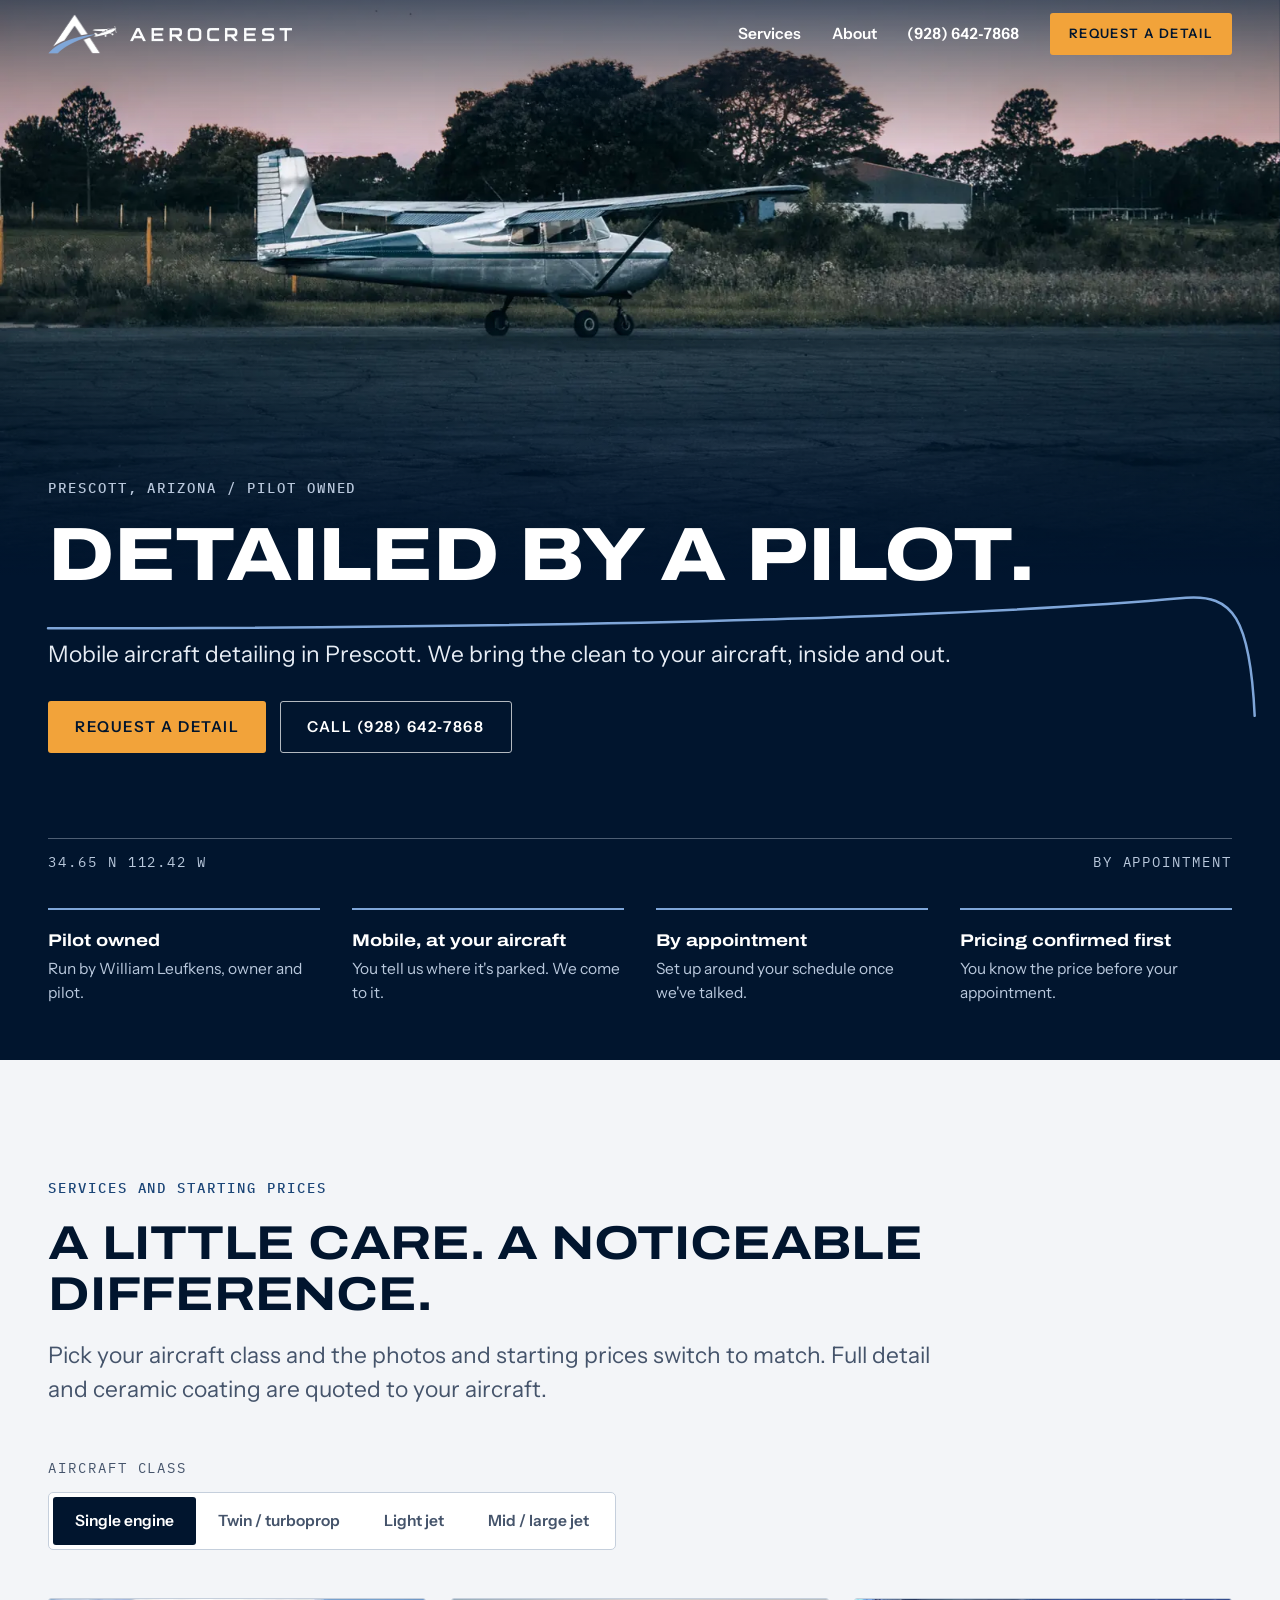
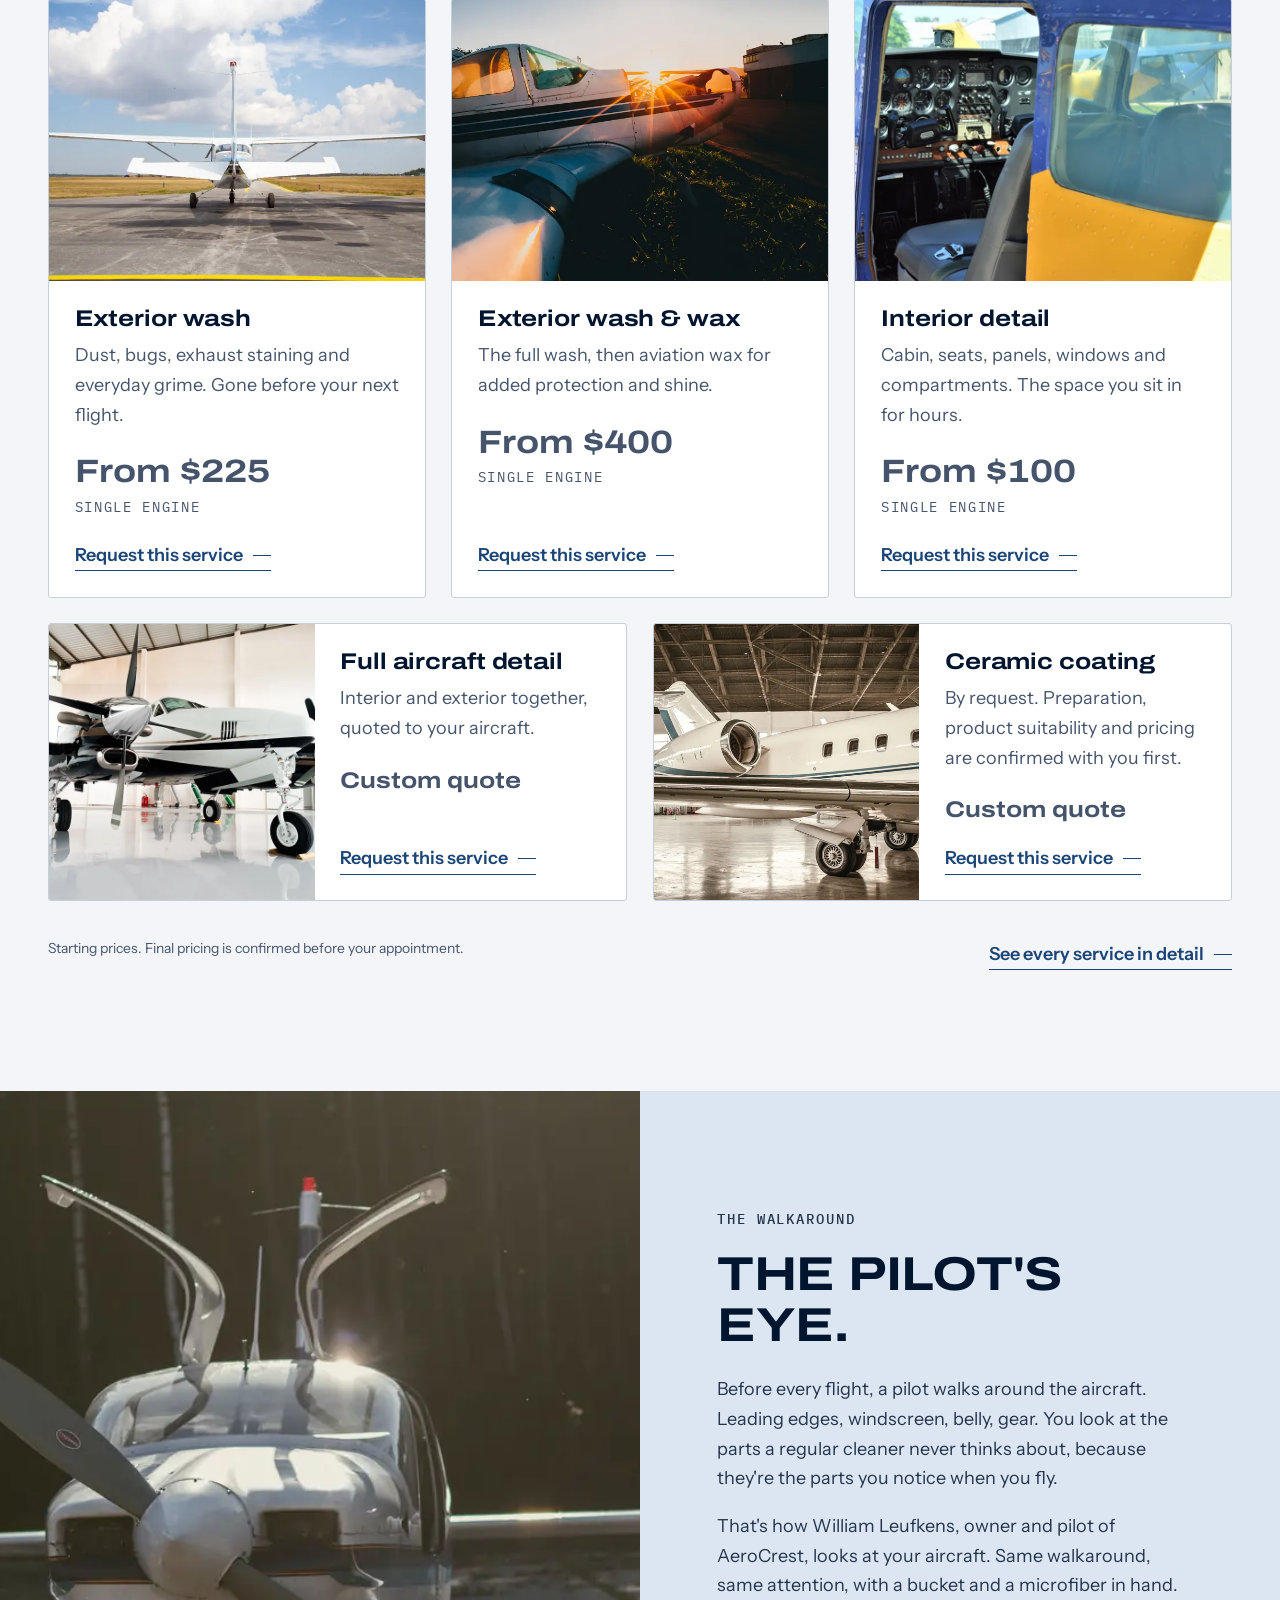
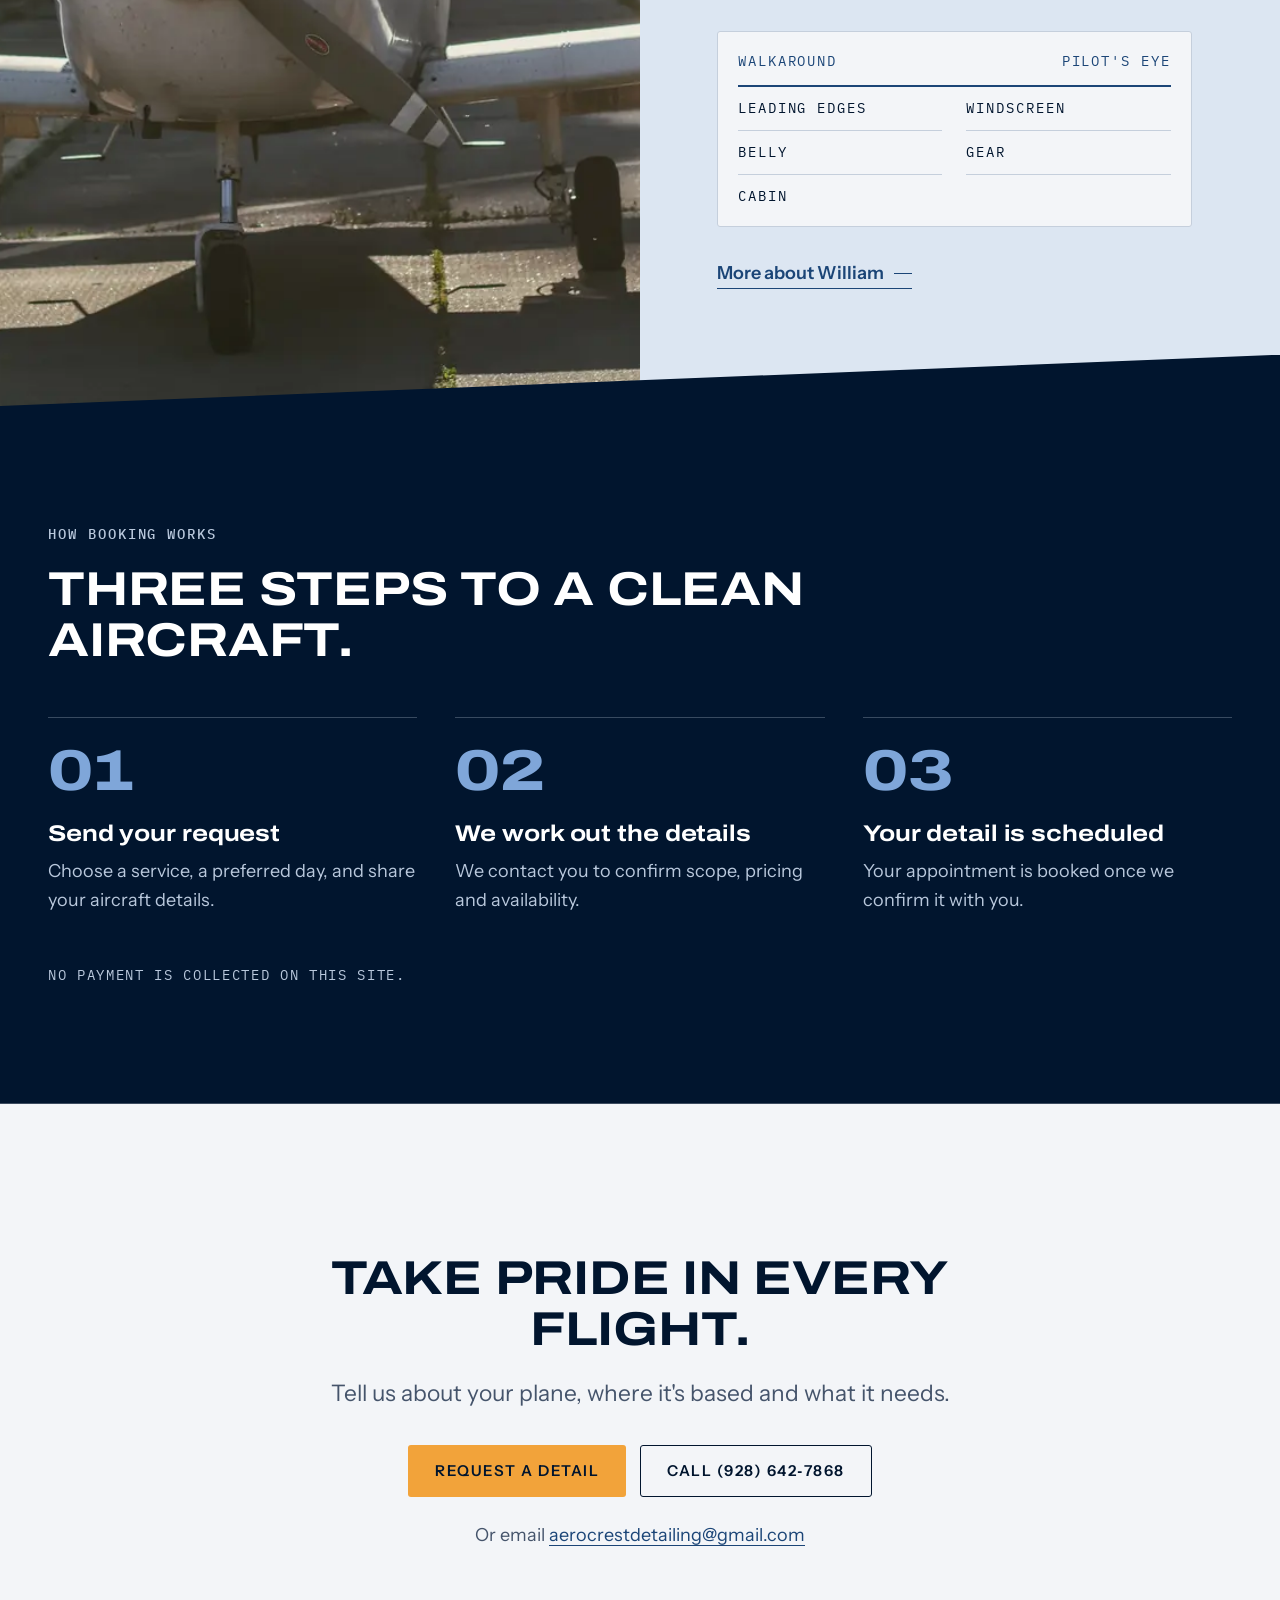
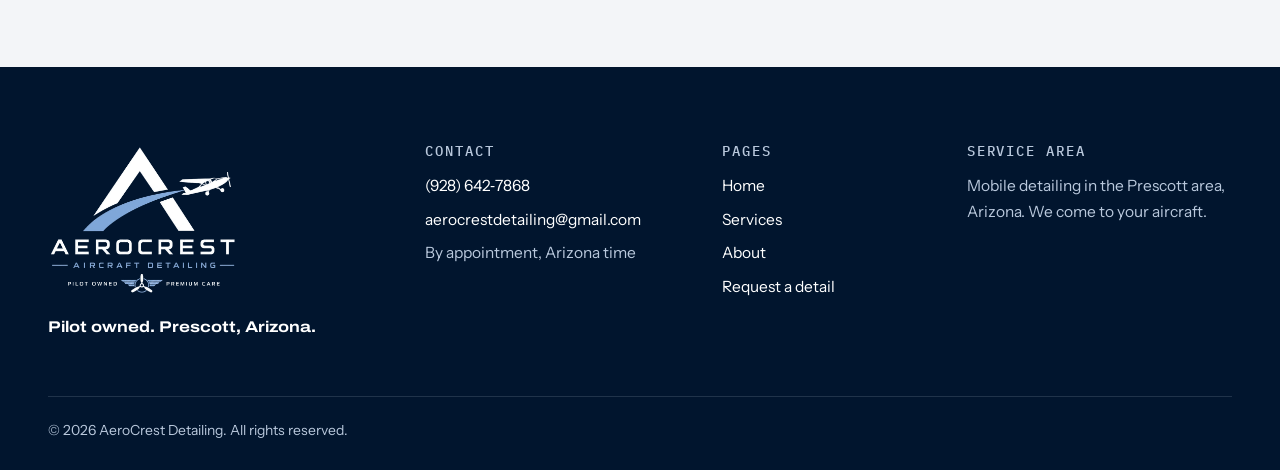
<file: index.html>
<!DOCTYPE html>
<html lang="en-US">
<head>
  <meta charset="utf-8">
  <meta name="viewport" content="width=device-width, initial-scale=1">
  <title>AeroCrest Detailing | Aircraft Detailing in Prescott</title>
  <meta name="description" content="Pilot-owned mobile aircraft detailing in Prescott, Arizona. Request an exterior wash and wax, interior detail, or full aircraft detail.">
  <meta name="theme-color" content="#01152E">
  <!-- Canonical and og:url stay out until the final domain is confirmed. -->
  <meta property="og:type" content="website">
  <meta property="og:site_name" content="AeroCrest Detailing">
  <meta property="og:title" content="AeroCrest Detailing | Aircraft Detailing in Prescott">
  <meta property="og:description" content="Pilot-owned mobile aircraft detailing in Prescott, Arizona. We come to your aircraft.">
  <meta property="og:image" content="images/og-aerocrest-detailing.jpg">
  <meta property="og:image:width" content="1200">
  <meta property="og:image:height" content="630">
  <meta property="og:image:alt" content="A polished high-wing single-engine aircraft parked on a ramp at dusk.">
  <meta name="twitter:card" content="summary_large_image">
  <meta name="twitter:title" content="AeroCrest Detailing | Aircraft Detailing in Prescott">
  <meta name="twitter:description" content="Pilot-owned mobile aircraft detailing in Prescott, Arizona. We come to your aircraft.">
  <meta name="twitter:image" content="images/og-aerocrest-detailing.jpg">
  <link rel="icon" href="images/favicon.ico" sizes="48x48">
  <link rel="icon" href="images/favicon-32.png" type="image/png" sizes="32x32">
  <link rel="apple-touch-icon" href="images/apple-touch-icon.png">
  <link rel="preconnect" href="https://fonts.googleapis.com">
  <link rel="preconnect" href="https://fonts.gstatic.com" crossorigin>
  <link rel="stylesheet" href="https://fonts.googleapis.com/css2?family=Archivo:wdth,wght@100..125,600..800&amp;family=IBM+Plex+Mono:wght@500&amp;family=Instrument+Sans:wght@400;600&amp;display=swap" media="print" data-fonts>
  <noscript><link rel="stylesheet" href="https://fonts.googleapis.com/css2?family=Archivo:wdth,wght@100..125,600..800&amp;family=IBM+Plex+Mono:wght@500&amp;family=Instrument+Sans:wght@400;600&amp;display=swap"></noscript>
  <link rel="preload" as="image" type="image/webp" href="images/hero-high-wing-single-engine-dusk-ramp-1600.webp" imagesrcset="images/hero-high-wing-single-engine-dusk-ramp-800.webp 800w, images/hero-high-wing-single-engine-dusk-ramp-1600.webp 1600w, images/hero-high-wing-single-engine-dusk-ramp-2400.webp 2400w" imagesizes="100vw">
  <link rel="stylesheet" href="styles.css">
  <script src="main.js" defer></script>
  <script type="application/ld+json">
  {
    "@context": "https://schema.org",
    "@type": "LocalBusiness",
    "name": "AeroCrest Detailing",
    "description": "Pilot-owned mobile aircraft detailing in the Prescott area, Arizona.",
    "telephone": "+1-928-642-7868",
    "email": "aerocrestdetailing@gmail.com",
    "image": "images/og-aerocrest-detailing.jpg",
    "logo": "images/aerocrest-logo.png",
    "areaServed": {
      "@type": "City",
      "name": "Prescott, Arizona"
    },
    "founder": {
      "@type": "Person",
      "name": "William Leufkens"
    },
    "makesOffer": [
      { "@type": "Offer", "itemOffered": { "@type": "Service", "name": "Exterior wash" } },
      { "@type": "Offer", "itemOffered": { "@type": "Service", "name": "Exterior wash and wax" } },
      { "@type": "Offer", "itemOffered": { "@type": "Service", "name": "Interior detail" } },
      { "@type": "Offer", "itemOffered": { "@type": "Service", "name": "Full aircraft detail" } },
      { "@type": "Offer", "itemOffered": { "@type": "Service", "name": "Ceramic coating" } }
    ]
  }
  </script>
</head>
<body>
  <a class="skip-link" href="#main">Skip to content</a>

  <header class="site-header" data-header>
    <div class="site-header__inner">
      <a class="brand" href="index.html" aria-label="AeroCrest Detailing, home">
        <picture>
          <source type="image/webp" srcset="images/aerocrest-mark-reversed.webp">
          <img class="brand__mark" src="images/aerocrest-mark-reversed.png" width="277" height="160" alt="">
        </picture>
        <picture>
          <source type="image/webp" srcset="images/aerocrest-wordmark-reversed.webp">
          <img class="brand__word" src="images/aerocrest-wordmark-reversed.png" width="656" height="60" alt="">
        </picture>
      </a>
      <a class="header-call" href="tel:+19286427868" aria-label="Call AeroCrest Detailing at (928) 642-7868">
        <svg viewBox="0 0 24 24" width="20" height="20" aria-hidden="true" focusable="false"><path d="M6.6 2.8 9.4 2.4l1.8 4.6-2.3 1.6a12.3 12.3 0 0 0 6.5 6.5l1.6-2.3 4.6 1.8-.4 2.8c-.2 1.2-1.2 2-2.4 2C10.2 19.4 4.6 13.8 4.6 5.2c0-1.2.8-2.2 2-2.4Z" fill="currentColor"/></svg>
      </a>
      <button class="nav-toggle" type="button" aria-expanded="false" aria-controls="site-nav" data-nav-toggle>
        <span class="nav-toggle__bars" aria-hidden="true"></span>
        <span class="visually-hidden">Menu</span>
      </button>
      <nav class="site-nav" id="site-nav" aria-label="Main" data-nav>
        <ul class="site-nav__list">
          <li class="site-nav__home"><a href="index.html" aria-current="page">Home</a></li>
          <li><a href="services.html">Services</a></li>
          <li><a href="about.html">About</a></li>
          <li><a class="site-nav__phone" href="tel:+19286427868">(928)&nbsp;642&#8209;7868</a></li>
          <li><a class="btn btn--primary btn--small" href="request.html">Request a detail</a></li>
        </ul>
        <div class="site-nav__meta">
          <p>Pilot owned. Prescott, Arizona.</p>
          <a href="mailto:aerocrestdetailing@gmail.com">aerocrestdetailing@gmail.com</a>
        </div>
      </nav>
    </div>
  </header>

  <main id="main" class="has-flight" tabindex="-1">
    <svg class="flight-path" aria-hidden="true" focusable="false" data-flight-svg>
      <defs>
        <linearGradient id="flight-stroke" gradientUnits="userSpaceOnUse" x1="0" y1="0" x2="0" y2="1"></linearGradient>
      </defs>
      <path class="flight-path__line" stroke="url(#flight-stroke)" d=""></path>
      <path class="flight-path__runway" d=""></path>
      <circle class="flight-path__touchdown" cx="0" cy="0" r="5"></circle>
    </svg>

    <section class="hero" data-surface="dark" aria-labelledby="hero-title">
      <picture class="hero__media">
        <source type="image/webp" srcset="images/hero-high-wing-single-engine-dusk-ramp-800.webp 800w, images/hero-high-wing-single-engine-dusk-ramp-1600.webp 1600w, images/hero-high-wing-single-engine-dusk-ramp-2400.webp 2400w" sizes="100vw">
        <img src="images/hero-high-wing-single-engine-dusk-ramp.jpg" width="2400" height="1536" alt="A polished aluminum high-wing single-engine aircraft parked on a quiet ramp under a pink dusk sky." fetchpriority="high" decoding="async">
      </picture>
      <div class="hero__content container">
        <p class="eyebrow eyebrow--light">Prescott, Arizona / Pilot owned</p>
        <h1 class="hero__title" id="hero-title">Detailed by a pilot.</h1>
        <span class="flight-start" data-flight-start aria-hidden="true"></span>
        <p class="hero__lede">Mobile aircraft detailing in Prescott. We bring the clean to your aircraft, inside and out.</p>
        <div class="button-row">
          <a class="btn btn--primary" href="request.html">Request a detail</a>
          <a class="btn btn--ghost-light" href="tel:+19286427868">Call&nbsp;(928)&nbsp;642&#8209;7868</a>
        </div>
      </div>
      <div class="hero__placard container">
        <p class="placard placard--light"><span>34.65 N 112.42 W</span><span>By appointment</span></p>
      </div>
    </section>

    <section class="proof" data-surface="dark" aria-label="At a glance">
      <ul class="proof__list container">
        <li class="proof__item reveal"><strong>Pilot owned</strong><span>Run by William Leufkens, owner and pilot.</span></li>
        <li class="proof__item reveal"><strong>Mobile, at your aircraft</strong><span>You tell us where it's parked. We come to it.</span></li>
        <li class="proof__item reveal"><strong>By appointment</strong><span>Set up around your schedule once we've talked.</span></li>
        <li class="proof__item reveal"><strong>Pricing confirmed first</strong><span>You know the price before your appointment.</span></li>
      </ul>
    </section>

    <section class="section section--aluminum" id="services" aria-labelledby="services-title">
      <div class="container">
        <div class="section-head reveal">
          <p class="eyebrow">Services and starting prices</p>
          <h2 class="section-title" id="services-title">A little care. A noticeable difference.</h2>
          <p class="section-lede">Pick your aircraft class and the photos and starting prices switch to match. Full detail and ceramic coating are quoted to your aircraft.</p>
        </div>

        <fieldset class="class-picker reveal" data-class-picker>
          <legend class="class-picker__legend">Aircraft class</legend>
          <div class="class-picker__options">
            <input class="visually-hidden" type="radio" name="aircraft-class" id="class-single-engine" value="single-engine" checked>
            <label for="class-single-engine">Single engine</label>
            <input class="visually-hidden" type="radio" name="aircraft-class" id="class-twin-turboprop" value="twin-turboprop">
            <label for="class-twin-turboprop">Twin / turboprop</label>
            <input class="visually-hidden" type="radio" name="aircraft-class" id="class-light-jet" value="light-jet">
            <label for="class-light-jet">Light jet</label>
            <input class="visually-hidden" type="radio" name="aircraft-class" id="class-mid-large-jet" value="mid-large-jet">
            <label for="class-mid-large-jet">Mid / large jet</label>
          </div>
        </fieldset>
        <p class="visually-hidden" aria-live="polite" data-price-announcer></p>

        <div class="service-grid">
          <article class="service-card reveal" data-priced data-service="exterior-wash" data-price-single-engine="225" data-price-twin-turboprop="375" data-price-light-jet="600" data-price-mid-large-jet="900">
            <picture class="service-card__media"
                data-photo-single-engine="exterior-single-engine-high-wing-runway"
                data-alt-single-engine="A white high-wing single-engine aircraft seen from behind on a runway under big summer clouds."
                data-photo-twin-turboprop="turboprop-nose-propeller-ramp"
                data-alt-twin-turboprop="Rain beading on the polished grey nose and five-blade propeller of a turboprop parked on a wet ramp."
                data-photo-light-jet="light-jet-nose-on-taxiway"
                data-alt-light-jet="Head-on view of a glossy white business jet on a wet taxiway, its nose and engine intakes reflecting the sky."
                data-photo-mid-large-jet="exterior-large-jet-mountains"
                data-alt-mid-large-jet="A large business jet taxiing toward the camera with snow-capped mountains behind it.">
              <source type="image/webp" srcset="images/exterior-single-engine-high-wing-runway-800.webp 800w, images/exterior-single-engine-high-wing-runway-1600.webp 1600w" sizes="(min-width: 1024px) 33vw, (min-width: 700px) 50vw, 100vw">
              <img src="images/exterior-single-engine-high-wing-runway.jpg" width="1600" height="971" alt="A white high-wing single-engine aircraft seen from behind on a runway under big summer clouds." loading="lazy" decoding="async">
            </picture>
            <div class="service-card__body">
              <h3 class="service-card__title">Exterior wash</h3>
              <p>Dust, bugs, exhaust staining and everyday grime. Gone before your next flight.</p>
              <dl class="price-table">
                <div data-class="single-engine"><dt>Single engine</dt><dd>from $225</dd></div>
                <div data-class="twin-turboprop"><dt>Twin / turboprop</dt><dd>from $375</dd></div>
                <div data-class="light-jet"><dt>Light jet</dt><dd>from $600</dd></div>
                <div data-class="mid-large-jet"><dt>Mid / large jet</dt><dd>from $900</dd></div>
              </dl>
              <a class="text-link" href="request.html?service=exterior-wash&amp;class=single-engine" data-request-link>Request this service</a>
            </div>
          </article>

          <article class="service-card reveal" data-priced data-service="wash-and-wax" data-price-single-engine="400" data-price-twin-turboprop="525" data-price-light-jet="825" data-price-mid-large-jet="1350">
            <picture class="service-card__media"
                data-photo-single-engine="detail-wing-leading-edge-low-sun"
                data-alt-single-engine="Low sun flaring across the wing and striped fuselage of a light aircraft, with light pooling on the wing surface."
                data-photo-twin-turboprop="twin-turboprop-ramp-low-sun"
                data-alt-twin-turboprop="A white twin turboprop on a concrete ramp in low evening sun, its polished propeller spinners catching the light."
                data-photo-light-jet="light-jet-ramp-overcast"
                data-alt-light-jet="A white light business jet with red and black stripes parked on a wet ramp under an overcast sky."
                data-photo-mid-large-jet="midsize-jet-ramp-sunset"
                data-alt-mid-large-jet="Nose-on view of a white business jet parked on a concrete apron as the sun sets behind it.">
              <source type="image/webp" srcset="images/detail-wing-leading-edge-low-sun-800.webp 800w, images/detail-wing-leading-edge-low-sun-1600.webp 1600w" sizes="(min-width: 1024px) 33vw, (min-width: 700px) 50vw, 100vw">
              <img src="images/detail-wing-leading-edge-low-sun.jpg" width="1600" height="1067" alt="Low sun flaring across the wing and striped fuselage of a light aircraft, with light pooling on the wing surface." loading="lazy" decoding="async">
            </picture>
            <div class="service-card__body">
              <h3 class="service-card__title">Exterior wash &amp; wax</h3>
              <p>The full wash, then aviation wax for added protection and shine.</p>
              <dl class="price-table">
                <div data-class="single-engine"><dt>Single engine</dt><dd>from $400</dd></div>
                <div data-class="twin-turboprop"><dt>Twin / turboprop</dt><dd>from $525</dd></div>
                <div data-class="light-jet"><dt>Light jet</dt><dd>from $825</dd></div>
                <div data-class="mid-large-jet"><dt>Mid / large jet</dt><dd>from $1,350</dd></div>
              </dl>
              <a class="text-link" href="request.html?service=wash-and-wax&amp;class=single-engine" data-request-link>Request this service</a>
            </div>
          </article>

          <article class="service-card reveal" data-priced data-service="interior-detail" data-price-single-engine="100" data-price-twin-turboprop="150" data-price-light-jet="250" data-price-mid-large-jet="400">
            <picture class="service-card__media"
                data-photo-single-engine="cockpit-single-engine-open-door"
                data-alt-single-engine="The instrument panel and grey front seats of a blue and yellow single-engine aircraft, seen through the open door."
                data-photo-twin-turboprop="interior-cabin-club-seats-narrow"
                data-alt-twin-turboprop="Cream leather club seats facing each other in a narrow private aircraft cabin."
                data-photo-light-jet="interior-cabin-leather-seats"
                data-alt-light-jet="A tidy business jet cabin with cream leather club seats, a polished wood table and oval windows."
                data-photo-mid-large-jet="interior-large-jet-cabin-lounge"
                data-alt-mid-large-jet="A long business jet cabin with a cream leather divan, club seats and wood trim.">
              <source type="image/webp" srcset="images/cockpit-single-engine-open-door-800.webp 800w, images/cockpit-single-engine-open-door-1600.webp 1600w" sizes="(min-width: 1024px) 33vw, (min-width: 700px) 50vw, 100vw">
              <img src="images/cockpit-single-engine-open-door.jpg" width="1600" height="1359" alt="The instrument panel and grey front seats of a blue and yellow single-engine aircraft, seen through the open door." loading="lazy" decoding="async">
            </picture>
            <div class="service-card__body">
              <h3 class="service-card__title">Interior detail</h3>
              <p>Cabin, seats, panels, windows and compartments. The space you sit in for hours.</p>
              <dl class="price-table">
                <div data-class="single-engine"><dt>Single engine</dt><dd>from $100</dd></div>
                <div data-class="twin-turboprop"><dt>Twin / turboprop</dt><dd>from $150</dd></div>
                <div data-class="light-jet"><dt>Light jet</dt><dd>from $250</dd></div>
                <div data-class="mid-large-jet"><dt>Mid / large jet</dt><dd>from $400</dd></div>
              </dl>
              <a class="text-link" href="request.html?service=interior-detail&amp;class=single-engine" data-request-link>Request this service</a>
            </div>
          </article>

          <article class="service-card service-card--wide reveal" data-service="full-detail">
            <picture class="service-card__media">
              <source type="image/webp" srcset="images/hangar-twin-turboprop-polished-floor-800.webp 800w, images/hangar-twin-turboprop-polished-floor-1600.webp 1600w" sizes="(min-width: 1024px) 25vw, (min-width: 700px) 50vw, 100vw">
              <img src="images/hangar-twin-turboprop-polished-floor.jpg" width="1600" height="1200" alt="A white and black twin turboprop reflected in the glossy floor of a bright hangar." loading="lazy" decoding="async">
            </picture>
            <div class="service-card__body">
              <h3 class="service-card__title">Full aircraft detail</h3>
              <p>Interior and exterior together, quoted to your aircraft.</p>
              <p class="quote-tag">Custom quote</p>
              <a class="text-link" href="request.html?service=full-detail&amp;class=single-engine" data-request-link>Request this service</a>
            </div>
          </article>

          <article class="service-card service-card--wide reveal" data-service="ceramic-coating">
            <picture class="service-card__media">
              <source type="image/webp" srcset="images/hangar-business-jet-glossy-floor-800.webp 800w, images/hangar-business-jet-glossy-floor-1600.webp 1600w" sizes="(min-width: 1024px) 25vw, (min-width: 700px) 50vw, 100vw">
              <img src="images/hangar-business-jet-glossy-floor.jpg" width="1600" height="1067" alt="A white business jet with blue stripes parked in a hangar, its wing and engine reflected in the polished floor." loading="lazy" decoding="async">
            </picture>
            <div class="service-card__body">
              <h3 class="service-card__title">Ceramic coating</h3>
              <p>By request. Preparation, product suitability and pricing are confirmed with you first.</p>
              <p class="quote-tag">Custom quote</p>
              <a class="text-link" href="request.html?service=ceramic-coating&amp;class=single-engine" data-request-link>Request this service</a>
            </div>
          </article>
        </div>

        <div class="services-foot reveal">
          <p class="fine-print">Starting prices. Final pricing is confirmed before your appointment.</p>
          <a class="text-link" href="services.html">See every service in detail</a>
        </div>
      </div>
    </section>

    <section class="section section--haze pilot-eye" aria-labelledby="pilot-eye-title">
      <div class="pilot-eye__grid">
        <picture class="pilot-eye__media reveal">
          <source type="image/webp" srcset="images/detail-propeller-spinner-low-sun-800.webp 800w, images/detail-propeller-spinner-low-sun-1600.webp 1600w" sizes="(min-width: 900px) 50vw, 100vw">
          <img src="images/detail-propeller-spinner-low-sun.jpg" width="1600" height="1610" alt="Late sun catching the propeller, spinner and cowling of a low-wing single-engine aircraft on a concrete apron." loading="lazy" decoding="async">
        </picture>
        <div class="pilot-eye__copy reveal">
          <p class="eyebrow">The walkaround</p>
          <h2 class="section-title" id="pilot-eye-title">The pilot's eye.</h2>
          <p>Before every flight, a pilot walks around the aircraft. Leading edges, windscreen, belly, gear. You look at the parts a regular cleaner never thinks about, because they're the parts you notice when you fly.</p>
          <p>That's how William Leufkens, owner and pilot of AeroCrest, looks at your aircraft. Same walkaround, same attention, with a bucket and a microfiber in hand.</p>
          <div class="checklist">
            <p class="checklist__head"><span>Walkaround</span><span>Pilot's eye</span></p>
            <ul>
              <li>Leading edges</li>
              <li>Windscreen</li>
              <li>Belly</li>
              <li>Gear</li>
              <li>Cabin</li>
            </ul>
          </div>
          <a class="text-link" href="about.html">More about William</a>
        </div>
      </div>
    </section>

    <section class="section section--navy steps-section" data-surface="dark" aria-labelledby="steps-title">
      <div class="container">
        <div class="section-head reveal">
          <p class="eyebrow eyebrow--light">How booking works</p>
          <h2 class="section-title" id="steps-title">Three steps to a clean aircraft.</h2>
        </div>
        <ol class="steps">
          <li class="steps__item reveal">
            <span class="steps__num" aria-hidden="true">01</span>
            <h3>Send your request</h3>
            <p>Choose a service, a preferred day, and share your aircraft details.</p>
          </li>
          <li class="steps__item reveal">
            <span class="steps__num" aria-hidden="true">02</span>
            <h3>We work out the details</h3>
            <p>We contact you to confirm scope, pricing and availability.</p>
          </li>
          <li class="steps__item reveal">
            <span class="steps__num" aria-hidden="true">03</span>
            <h3>Your detail is scheduled</h3>
            <p>Your appointment is booked once we confirm it with you.</p>
          </li>
        </ol>
        <p class="steps-note reveal">No payment is collected on this site.</p>
      </div>
    </section>

    <section class="section section--aluminum cta-landing" aria-labelledby="cta-title">
      <div class="container cta-landing__inner">
        <span class="flight-land" data-flight-land aria-hidden="true"></span>
        <h2 class="section-title cta-landing__title reveal" id="cta-title">Take pride in every flight.</h2>
        <p class="cta-landing__lede reveal">Tell us about your plane, where it's based and what it needs.</p>
        <div class="button-row button-row--center reveal">
          <a class="btn btn--primary" href="request.html">Request a detail</a>
          <a class="btn btn--ghost" href="tel:+19286427868">Call&nbsp;(928)&nbsp;642&#8209;7868</a>
        </div>
        <p class="cta-landing__email reveal">Or email <a href="mailto:aerocrestdetailing@gmail.com">aerocrestdetailing@gmail.com</a></p>
      </div>
    </section>
  </main>

  <footer class="site-footer">
    <div class="container site-footer__grid">
      <div class="site-footer__brand">
        <div class="footer-logo">
          <picture>
            <source type="image/webp" srcset="images/aerocrest-logo-lockup-reversed.webp">
            <img src="images/aerocrest-logo-lockup-reversed.png" width="748" height="600" alt="AeroCrest Aircraft Detailing. Pilot owned, premium care." loading="lazy" decoding="async">
          </picture>
        </div>
        <p class="site-footer__tag">Pilot owned. Prescott, Arizona.</p>
      </div>
      <div class="site-footer__col">
        <h2 class="site-footer__head">Contact</h2>
        <ul class="site-footer__list">
          <li><a href="tel:+19286427868">(928)&nbsp;642&#8209;7868</a></li>
          <li><a href="mailto:aerocrestdetailing@gmail.com">aerocrestdetailing@gmail.com</a></li>
          <li>By appointment, Arizona time</li>
        </ul>
      </div>
      <div class="site-footer__col">
        <h2 class="site-footer__head">Pages</h2>
        <ul class="site-footer__list">
          <li><a href="index.html">Home</a></li>
          <li><a href="services.html">Services</a></li>
          <li><a href="about.html">About</a></li>
          <li><a href="request.html">Request a detail</a></li>
        </ul>
      </div>
      <div class="site-footer__col">
        <h2 class="site-footer__head">Service area</h2>
        <p>Mobile detailing in the Prescott area, Arizona. We come to your aircraft.</p>
      </div>
    </div>
    <div class="container site-footer__base">
      <p>&copy; 2026 AeroCrest Detailing. All rights reserved.</p>
    </div>
  </footer>
</body>
</html>
</file>
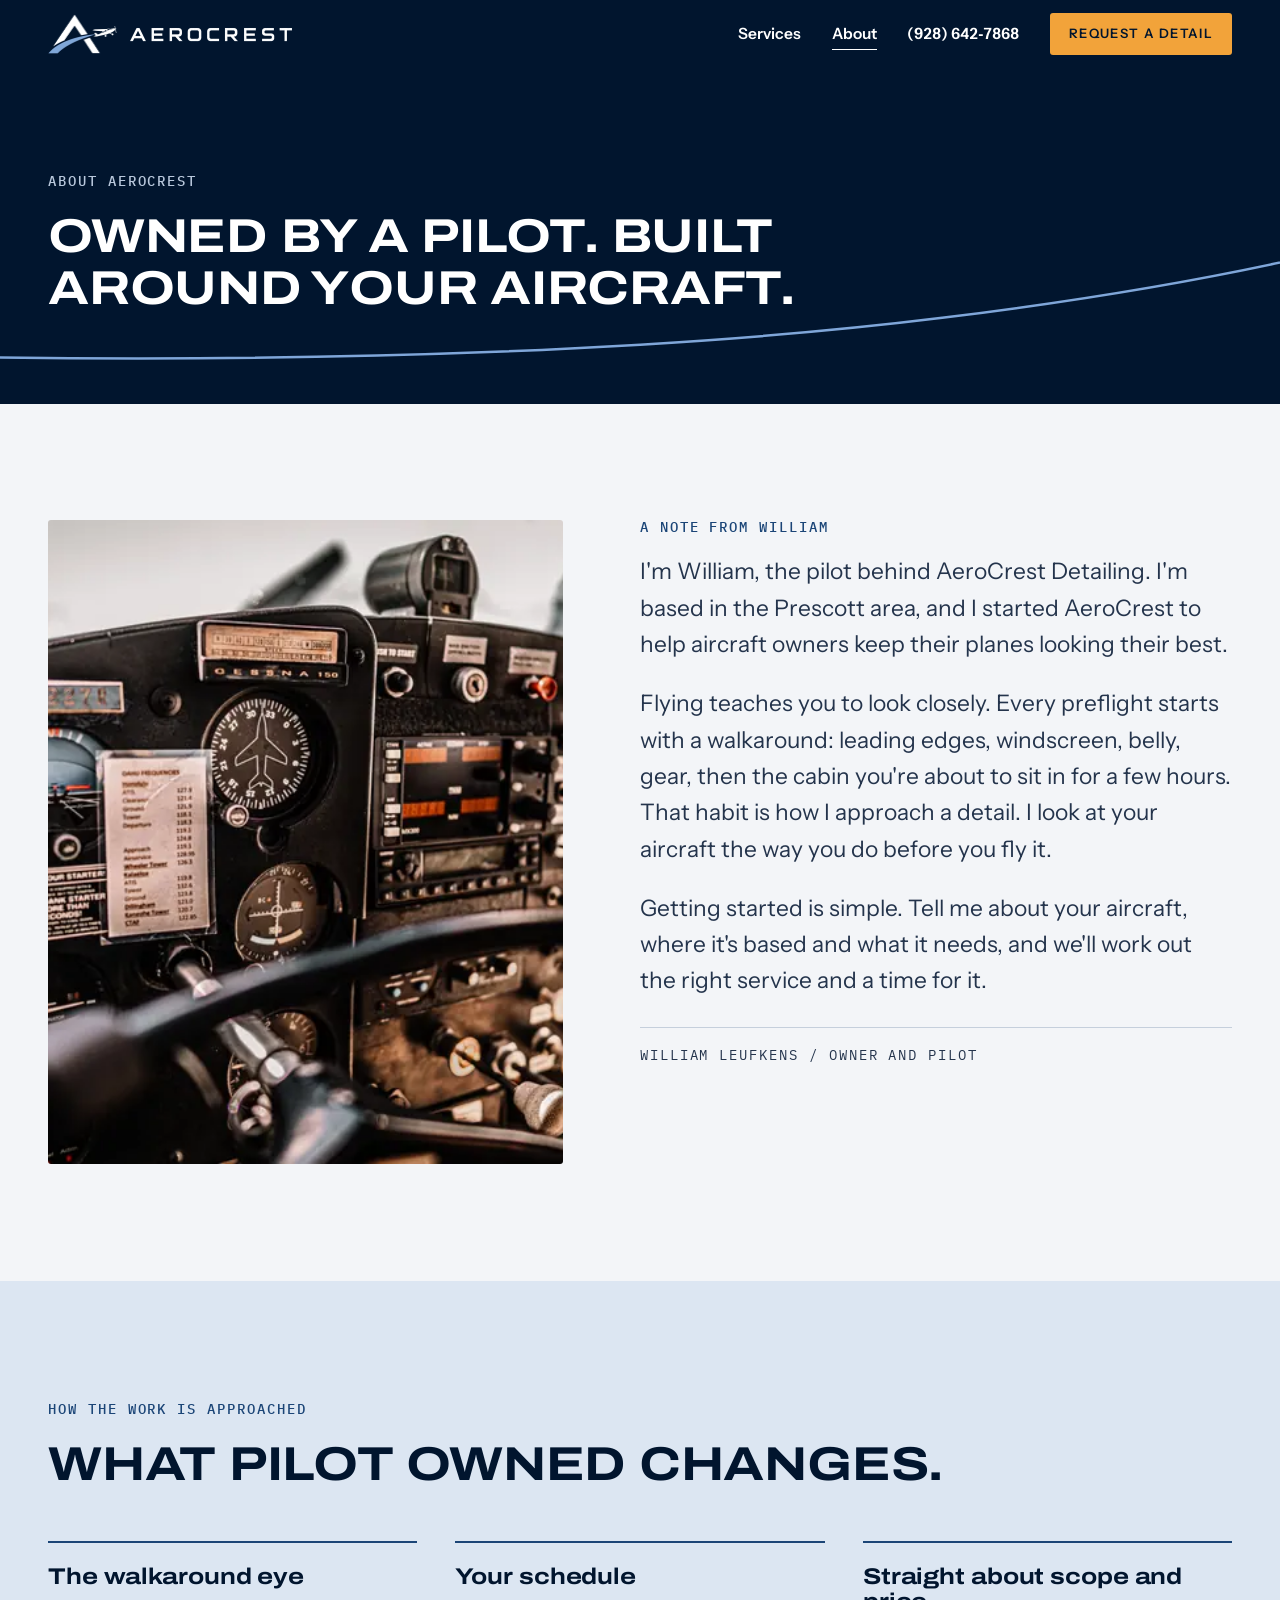
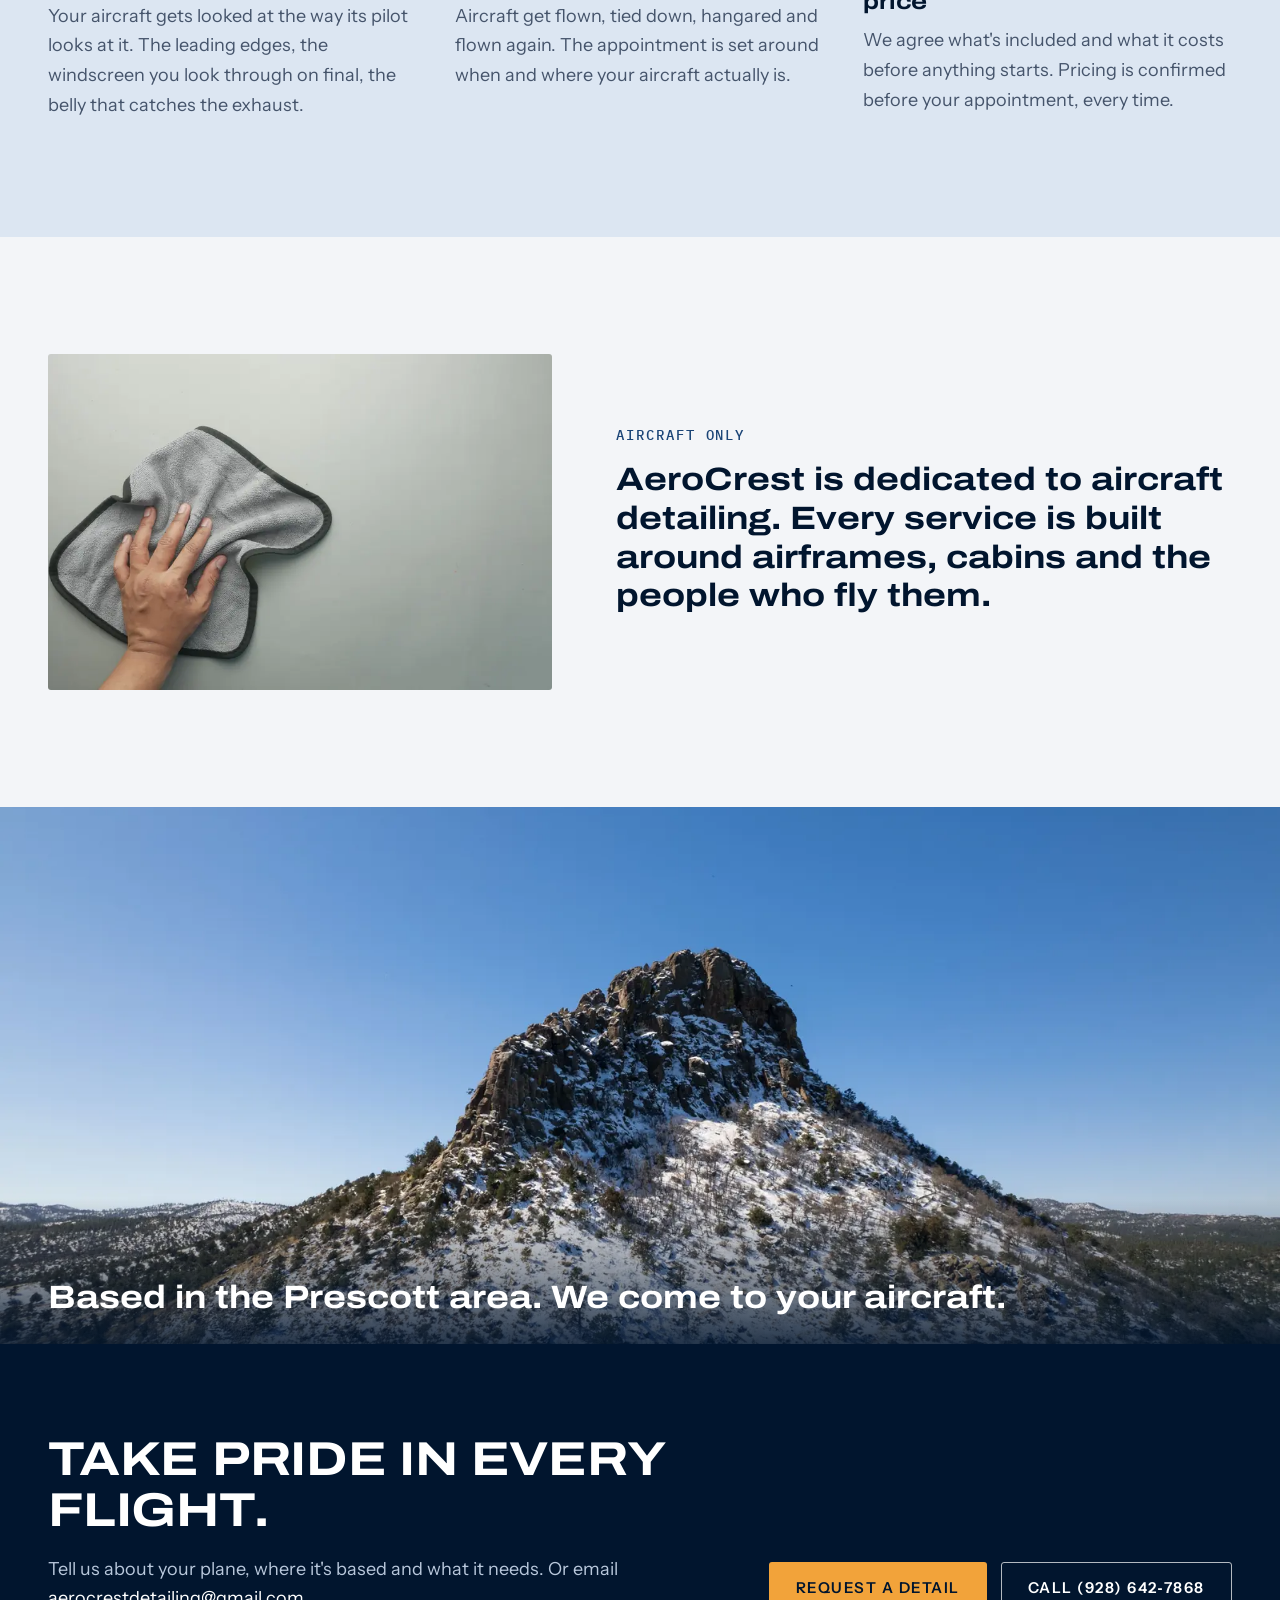
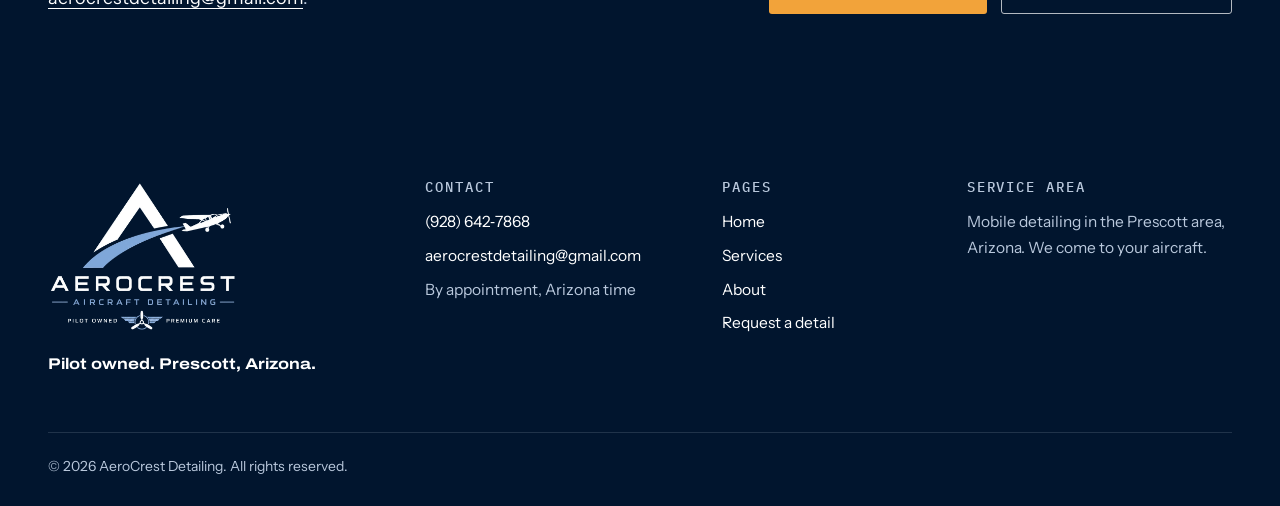
<file: about.html>
<!DOCTYPE html>
<html lang="en-US">
<head>
  <meta charset="utf-8">
  <meta name="viewport" content="width=device-width, initial-scale=1">
  <title>About William Leufkens | AeroCrest Detailing, Prescott</title>
  <meta name="description" content="AeroCrest Detailing is owned by William Leufkens, a pilot in the Prescott area, Arizona. Mobile aircraft detailing done with a pilot's eye.">
  <meta name="theme-color" content="#01152E">
  <meta property="og:type" content="website">
  <meta property="og:site_name" content="AeroCrest Detailing">
  <meta property="og:title" content="About | AeroCrest Detailing">
  <meta property="og:description" content="Owned by a pilot. Built around your aircraft.">
  <meta property="og:image" content="images/og-aerocrest-detailing.jpg">
  <meta property="og:image:width" content="1200">
  <meta property="og:image:height" content="630">
  <meta property="og:image:alt" content="A polished high-wing single-engine aircraft parked on a ramp at dusk.">
  <meta name="twitter:card" content="summary_large_image">
  <meta name="twitter:title" content="About | AeroCrest Detailing">
  <meta name="twitter:description" content="Owned by a pilot. Built around your aircraft.">
  <meta name="twitter:image" content="images/og-aerocrest-detailing.jpg">
  <link rel="icon" href="images/favicon.ico" sizes="48x48">
  <link rel="icon" href="images/favicon-32.png" type="image/png" sizes="32x32">
  <link rel="apple-touch-icon" href="images/apple-touch-icon.png">
  <link rel="preconnect" href="https://fonts.googleapis.com">
  <link rel="preconnect" href="https://fonts.gstatic.com" crossorigin>
  <link rel="stylesheet" href="https://fonts.googleapis.com/css2?family=Archivo:wdth,wght@100..125,600..800&amp;family=IBM+Plex+Mono:wght@500&amp;family=Instrument+Sans:wght@400;600&amp;display=swap" media="print" data-fonts>
  <noscript><link rel="stylesheet" href="https://fonts.googleapis.com/css2?family=Archivo:wdth,wght@100..125,600..800&amp;family=IBM+Plex+Mono:wght@500&amp;family=Instrument+Sans:wght@400;600&amp;display=swap"></noscript>
  <link rel="stylesheet" href="styles.css">
  <script src="main.js" defer></script>
</head>
<body>
  <a class="skip-link" href="#main">Skip to content</a>

  <header class="site-header" data-header>
    <div class="site-header__inner">
      <a class="brand" href="index.html" aria-label="AeroCrest Detailing, home">
        <picture>
          <source type="image/webp" srcset="images/aerocrest-mark-reversed.webp">
          <img class="brand__mark" src="images/aerocrest-mark-reversed.png" width="277" height="160" alt="">
        </picture>
        <picture>
          <source type="image/webp" srcset="images/aerocrest-wordmark-reversed.webp">
          <img class="brand__word" src="images/aerocrest-wordmark-reversed.png" width="656" height="60" alt="">
        </picture>
      </a>
      <a class="header-call" href="tel:+19286427868" aria-label="Call AeroCrest Detailing at (928) 642-7868">
        <svg viewBox="0 0 24 24" width="20" height="20" aria-hidden="true" focusable="false"><path d="M6.6 2.8 9.4 2.4l1.8 4.6-2.3 1.6a12.3 12.3 0 0 0 6.5 6.5l1.6-2.3 4.6 1.8-.4 2.8c-.2 1.2-1.2 2-2.4 2C10.2 19.4 4.6 13.8 4.6 5.2c0-1.2.8-2.2 2-2.4Z" fill="currentColor"/></svg>
      </a>
      <button class="nav-toggle" type="button" aria-expanded="false" aria-controls="site-nav" data-nav-toggle>
        <span class="nav-toggle__bars" aria-hidden="true"></span>
        <span class="visually-hidden">Menu</span>
      </button>
      <nav class="site-nav" id="site-nav" aria-label="Main" data-nav>
        <ul class="site-nav__list">
          <li class="site-nav__home"><a href="index.html">Home</a></li>
          <li><a href="services.html">Services</a></li>
          <li><a href="about.html" aria-current="page">About</a></li>
          <li><a class="site-nav__phone" href="tel:+19286427868">(928)&nbsp;642&#8209;7868</a></li>
          <li><a class="btn btn--primary btn--small" href="request.html">Request a detail</a></li>
        </ul>
        <div class="site-nav__meta">
          <p>Pilot owned. Prescott, Arizona.</p>
          <a href="mailto:aerocrestdetailing@gmail.com">aerocrestdetailing@gmail.com</a>
        </div>
      </nav>
    </div>
  </header>

  <main id="main" tabindex="-1">
    <section class="page-header" aria-labelledby="page-title">
      <div class="container">
        <p class="eyebrow eyebrow--light">About AeroCrest</p>
        <h1 class="page-header__title" id="page-title">Owned by a pilot. Built around your aircraft.</h1>
      </div>
      <svg class="page-sweep" viewBox="0 0 1440 140" preserveAspectRatio="none" aria-hidden="true" focusable="false">
        <path pathLength="1" d="M-20,128 C380,134 760,120 1060,80 C1240,56 1360,32 1460,8"/>
      </svg>
    </section>

    <section class="section section--aluminum" aria-labelledby="note-title">
      <div class="container note__grid">
        <!-- PORTRAIT SLOT: replace this aircraft photo with a portrait of William once he supplies one (same filename approach, see images/README.md). -->
        <picture class="note__media reveal">
          <source type="image/webp" srcset="images/cockpit-instrument-panel-single-engine-800.webp 800w, images/cockpit-instrument-panel-single-engine-1600.webp 1600w" sizes="(min-width: 900px) 45vw, 100vw">
          <img src="images/cockpit-instrument-panel-single-engine.jpg" width="1600" height="980" alt="The instrument panel and control yokes of a single-engine light aircraft, seen from the left seat." decoding="async">
        </picture>
        <div class="note__copy reveal">
          <h2 class="eyebrow" id="note-title">A note from William</h2>
          <p>I'm William, the pilot behind AeroCrest Detailing. I'm based in the Prescott area, and I started AeroCrest to help aircraft owners keep their planes looking their best.</p>
          <p>Flying teaches you to look closely. Every preflight starts with a walkaround: leading edges, windscreen, belly, gear, then the cabin you're about to sit in for a few hours. That habit is how I approach a detail. I look at your aircraft the way you do before you fly it.</p>
          <p>Getting started is simple. Tell me about your aircraft, where it's based and what it needs, and we'll work out the right service and a time for it.</p>
          <p class="note__sign">William Leufkens / Owner and pilot</p>
        </div>
      </div>
    </section>

    <section class="section section--haze" aria-labelledby="changes-title">
      <div class="container">
        <div class="section-head reveal">
          <p class="eyebrow">How the work is approached</p>
          <h2 class="section-title" id="changes-title">What pilot owned changes.</h2>
        </div>
        <ul class="points">
          <li class="points__item reveal">
            <h3>The walkaround eye</h3>
            <p>Your aircraft gets looked at the way its pilot looks at it. The leading edges, the windscreen you look through on final, the belly that catches the exhaust.</p>
          </li>
          <li class="points__item reveal">
            <h3>Your schedule</h3>
            <p>Aircraft get flown, tied down, hangared and flown again. The appointment is set around when and where your aircraft actually is.</p>
          </li>
          <li class="points__item reveal">
            <h3>Straight about scope and price</h3>
            <p>We agree what's included and what it costs before anything starts. Pricing is confirmed before your appointment, every time.</p>
          </li>
        </ul>
      </div>
    </section>

    <section class="section section--aluminum" aria-labelledby="aircraft-only-title">
      <div class="container statement">
        <picture class="statement__media reveal">
          <source type="image/webp" srcset="images/hand-microfiber-wipe-800.webp 800w, images/hand-microfiber-wipe-1600.webp 1600w" sizes="(min-width: 900px) 45vw, 100vw">
          <img src="images/hand-microfiber-wipe.jpg" width="1600" height="1068" alt="A hand wiping a smooth, pale surface with a folded grey microfiber cloth." loading="lazy" decoding="async">
        </picture>
        <div class="reveal">
          <h2 class="eyebrow" id="aircraft-only-title">Aircraft only</h2>
          <!-- TO CONFIRM: aircraft-only -->
          <p class="statement__line">AeroCrest is dedicated to aircraft detailing. Every service is built around airframes, cabins and the people who fly them.</p>
        </div>
      </div>
    </section>

    <figure class="wide-photo">
      <picture>
        <source type="image/webp" srcset="images/prescott-thumb-butte-winter-sky-800.webp 800w, images/prescott-thumb-butte-winter-sky-1600.webp 1600w" sizes="100vw">
        <img src="images/prescott-thumb-butte-winter-sky.jpg" width="1600" height="1066" alt="Thumb Butte near Prescott, Arizona, dusted with snow under a clear, deep blue sky." loading="lazy" decoding="async">
      </picture>
      <figcaption><span class="container">Based in the Prescott area. We come to your aircraft.</span></figcaption>
    </figure>

    <section class="band" aria-labelledby="about-cta-title">
      <div class="container band__inner">
        <div class="reveal">
          <h2 class="band__title" id="about-cta-title">Take pride in every flight.</h2>
          <p>Tell us about your plane, where it's based and what it needs. Or email <a href="mailto:aerocrestdetailing@gmail.com">aerocrestdetailing@gmail.com</a>.</p>
        </div>
        <div class="button-row reveal">
          <a class="btn btn--primary" href="request.html">Request a detail</a>
          <a class="btn btn--ghost-light" href="tel:+19286427868">Call&nbsp;(928)&nbsp;642&#8209;7868</a>
        </div>
      </div>
    </section>
  </main>

  <footer class="site-footer">
    <div class="container site-footer__grid">
      <div class="site-footer__brand">
        <div class="footer-logo">
          <picture>
            <source type="image/webp" srcset="images/aerocrest-logo-lockup-reversed.webp">
            <img src="images/aerocrest-logo-lockup-reversed.png" width="748" height="600" alt="AeroCrest Aircraft Detailing. Pilot owned, premium care." loading="lazy" decoding="async">
          </picture>
        </div>
        <p class="site-footer__tag">Pilot owned. Prescott, Arizona.</p>
      </div>
      <div class="site-footer__col">
        <h2 class="site-footer__head">Contact</h2>
        <ul class="site-footer__list">
          <li><a href="tel:+19286427868">(928)&nbsp;642&#8209;7868</a></li>
          <li><a href="mailto:aerocrestdetailing@gmail.com">aerocrestdetailing@gmail.com</a></li>
          <li>By appointment, Arizona time</li>
        </ul>
      </div>
      <div class="site-footer__col">
        <h2 class="site-footer__head">Pages</h2>
        <ul class="site-footer__list">
          <li><a href="index.html">Home</a></li>
          <li><a href="services.html">Services</a></li>
          <li><a href="about.html" aria-current="page">About</a></li>
          <li><a href="request.html">Request a detail</a></li>
        </ul>
      </div>
      <div class="site-footer__col">
        <h2 class="site-footer__head">Service area</h2>
        <p>Mobile detailing in the Prescott area, Arizona. We come to your aircraft.</p>
      </div>
    </div>
    <div class="container site-footer__base">
      <p>&copy; 2026 AeroCrest Detailing. All rights reserved.</p>
    </div>
  </footer>
</body>
</html>
</file>
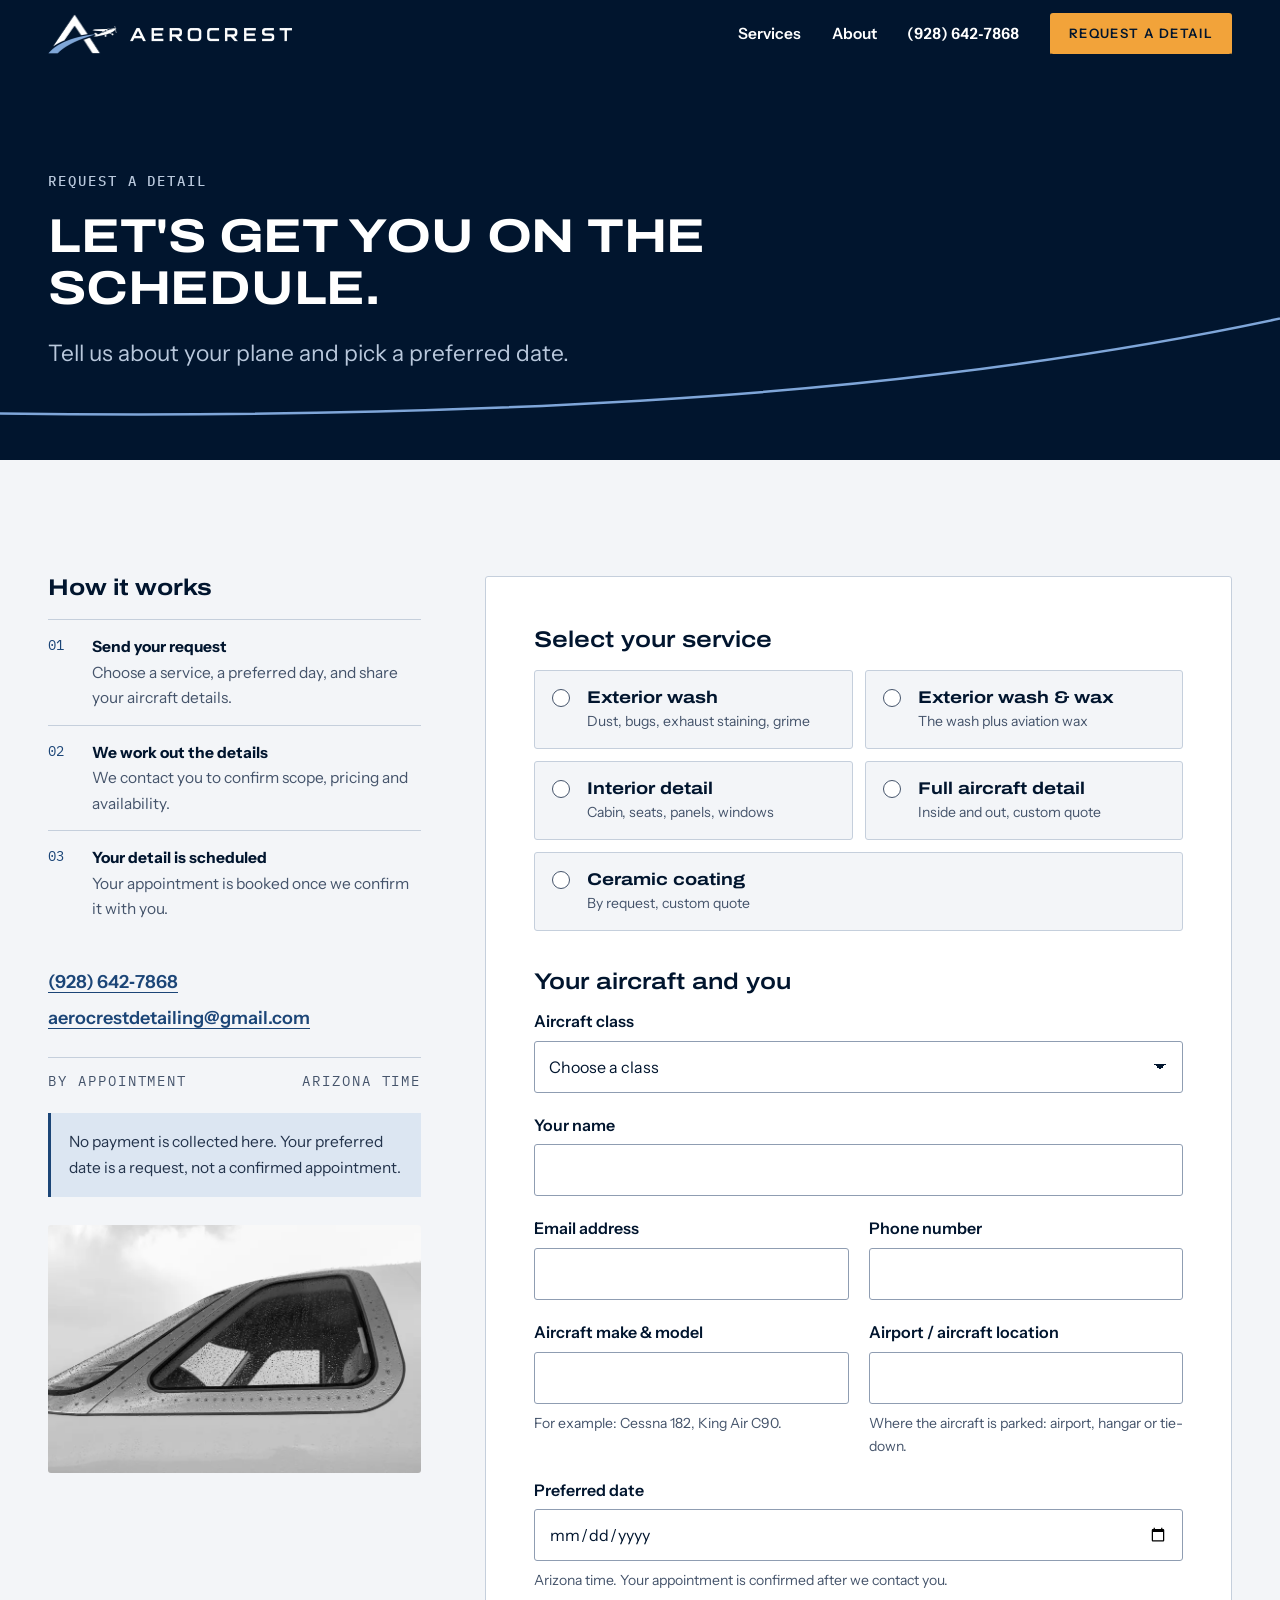
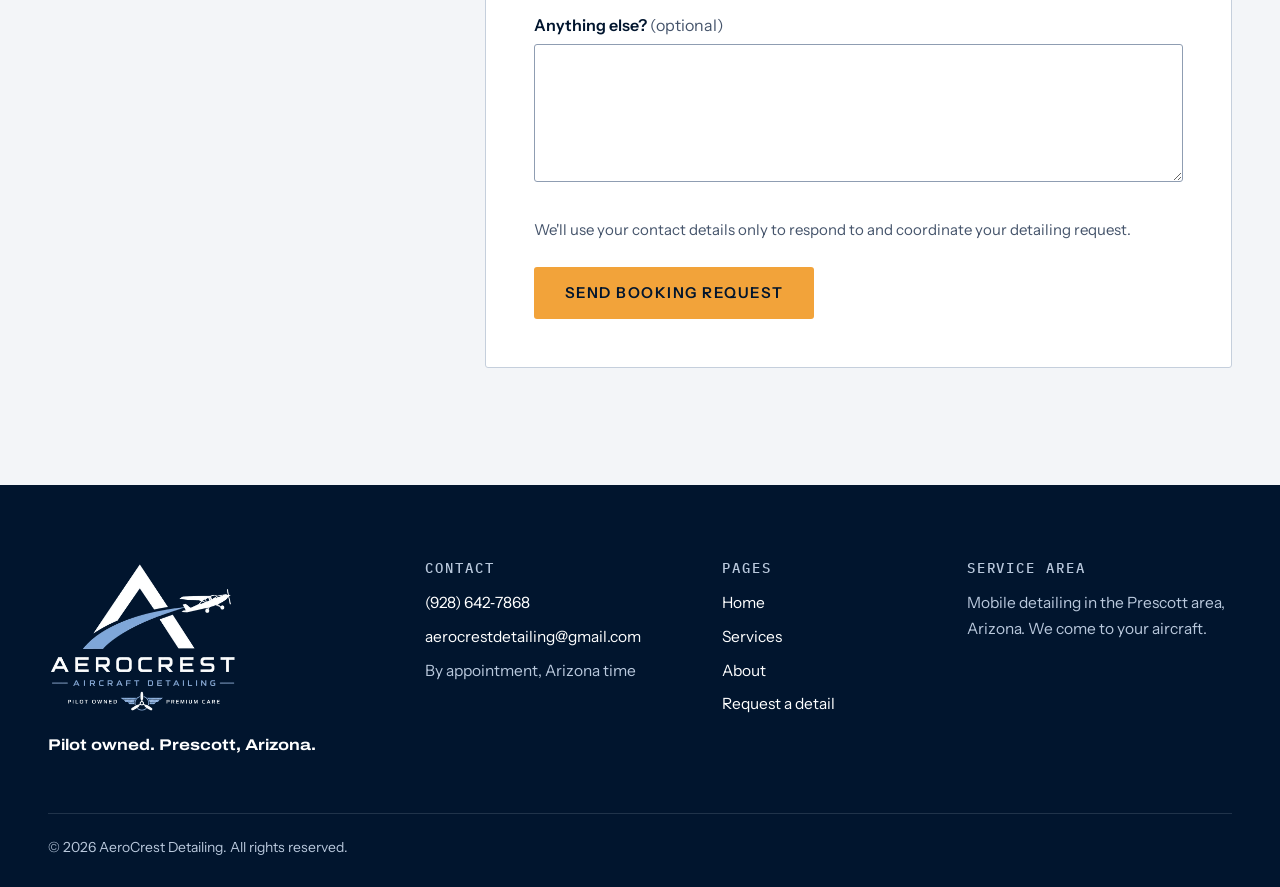
<file: request.html>
<!DOCTYPE html>
<html lang="en-US">
<head>
  <meta charset="utf-8">
  <meta name="viewport" content="width=device-width, initial-scale=1">
  <title>Request a Detail | AeroCrest Detailing, Prescott</title>
  <meta name="description" content="Request an aircraft detail from AeroCrest Detailing in Prescott, Arizona. Choose a service and a preferred date, and we'll confirm scope, price and availability with you.">
  <meta name="theme-color" content="#01152E">
  <meta property="og:type" content="website">
  <meta property="og:site_name" content="AeroCrest Detailing">
  <meta property="og:title" content="Request a Detail | AeroCrest Detailing">
  <meta property="og:description" content="Tell us about your plane and pick a preferred date. We confirm scope, price and availability with you.">
  <meta property="og:image" content="images/og-aerocrest-detailing.jpg">
  <meta property="og:image:width" content="1200">
  <meta property="og:image:height" content="630">
  <meta property="og:image:alt" content="A polished high-wing single-engine aircraft parked on a ramp at dusk.">
  <meta name="twitter:card" content="summary_large_image">
  <meta name="twitter:title" content="Request a Detail | AeroCrest Detailing">
  <meta name="twitter:description" content="Tell us about your plane and pick a preferred date.">
  <meta name="twitter:image" content="images/og-aerocrest-detailing.jpg">
  <link rel="icon" href="images/favicon.ico" sizes="48x48">
  <link rel="icon" href="images/favicon-32.png" type="image/png" sizes="32x32">
  <link rel="apple-touch-icon" href="images/apple-touch-icon.png">
  <link rel="preconnect" href="https://fonts.googleapis.com">
  <link rel="preconnect" href="https://fonts.gstatic.com" crossorigin>
  <link rel="stylesheet" href="https://fonts.googleapis.com/css2?family=Archivo:wdth,wght@100..125,600..800&amp;family=IBM+Plex+Mono:wght@500&amp;family=Instrument+Sans:wght@400;600&amp;display=swap" media="print" data-fonts>
  <noscript><link rel="stylesheet" href="https://fonts.googleapis.com/css2?family=Archivo:wdth,wght@100..125,600..800&amp;family=IBM+Plex+Mono:wght@500&amp;family=Instrument+Sans:wght@400;600&amp;display=swap"></noscript>
  <link rel="stylesheet" href="styles.css">
  <script src="main.js" defer></script>
</head>
<body>
  <a class="skip-link" href="#main">Skip to content</a>

  <header class="site-header" data-header>
    <div class="site-header__inner">
      <a class="brand" href="index.html" aria-label="AeroCrest Detailing, home">
        <picture>
          <source type="image/webp" srcset="images/aerocrest-mark-reversed.webp">
          <img class="brand__mark" src="images/aerocrest-mark-reversed.png" width="277" height="160" alt="">
        </picture>
        <picture>
          <source type="image/webp" srcset="images/aerocrest-wordmark-reversed.webp">
          <img class="brand__word" src="images/aerocrest-wordmark-reversed.png" width="656" height="60" alt="">
        </picture>
      </a>
      <a class="header-call" href="tel:+19286427868" aria-label="Call AeroCrest Detailing at (928) 642-7868">
        <svg viewBox="0 0 24 24" width="20" height="20" aria-hidden="true" focusable="false"><path d="M6.6 2.8 9.4 2.4l1.8 4.6-2.3 1.6a12.3 12.3 0 0 0 6.5 6.5l1.6-2.3 4.6 1.8-.4 2.8c-.2 1.2-1.2 2-2.4 2C10.2 19.4 4.6 13.8 4.6 5.2c0-1.2.8-2.2 2-2.4Z" fill="currentColor"/></svg>
      </a>
      <button class="nav-toggle" type="button" aria-expanded="false" aria-controls="site-nav" data-nav-toggle>
        <span class="nav-toggle__bars" aria-hidden="true"></span>
        <span class="visually-hidden">Menu</span>
      </button>
      <nav class="site-nav" id="site-nav" aria-label="Main" data-nav>
        <ul class="site-nav__list">
          <li class="site-nav__home"><a href="index.html">Home</a></li>
          <li><a href="services.html">Services</a></li>
          <li><a href="about.html">About</a></li>
          <li><a class="site-nav__phone" href="tel:+19286427868">(928)&nbsp;642&#8209;7868</a></li>
          <li><a class="btn btn--primary btn--small" href="request.html" aria-current="page">Request a detail</a></li>
        </ul>
        <div class="site-nav__meta">
          <p>Pilot owned. Prescott, Arizona.</p>
          <a href="mailto:aerocrestdetailing@gmail.com">aerocrestdetailing@gmail.com</a>
        </div>
      </nav>
    </div>
  </header>

  <main id="main" tabindex="-1">
    <section class="page-header" aria-labelledby="page-title">
      <div class="container">
        <p class="eyebrow eyebrow--light">Request a detail</p>
        <h1 class="page-header__title" id="page-title">Let's get you on the schedule.</h1>
        <p class="page-header__lede">Tell us about your plane and pick a preferred date.</p>
      </div>
      <svg class="page-sweep" viewBox="0 0 1440 140" preserveAspectRatio="none" aria-hidden="true" focusable="false">
        <path pathLength="1" d="M-20,128 C380,134 760,120 1060,80 C1240,56 1360,32 1460,8"/>
      </svg>
    </section>

    <section class="section section--aluminum" aria-label="Booking request">
      <div class="container request__grid">
        <aside class="request__aside" aria-labelledby="how-title">
          <h2 id="how-title">How it works</h2>
          <ol class="mini-steps">
            <li><strong>Send your request</strong>Choose a service, a preferred day, and share your aircraft details.</li>
            <li><strong>We work out the details</strong>We contact you to confirm scope, pricing and availability.</li>
            <li><strong>Your detail is scheduled</strong>Your appointment is booked once we confirm it with you.</li>
          </ol>
          <ul class="contact-lines">
            <li><a href="tel:+19286427868">(928)&nbsp;642&#8209;7868</a></li>
            <li><a href="mailto:aerocrestdetailing@gmail.com">aerocrestdetailing@gmail.com</a></li>
          </ul>
          <p class="placard"><span>By appointment</span><span>Arizona time</span></p>
          <p class="request__note">No payment is collected here. Your preferred date is a request, not a confirmed appointment.</p>
          <picture class="request__media">
            <source type="image/webp" srcset="images/detail-cockpit-window-water-drops-800.webp 800w, images/detail-cockpit-window-water-drops-1600.webp 1600w" sizes="30vw">
            <img src="images/detail-cockpit-window-water-drops.jpg" width="1600" height="1027" alt="Water drops beaded on the cockpit side window of a white aircraft, in black and white." loading="lazy" decoding="async">
          </picture>
        </aside>

        <form class="form-card" action="mailto:aerocrestdetailing@gmail.com" method="post" enctype="text/plain" data-request-form>
          <fieldset class="form-section" aria-describedby="service-error">
            <legend class="form-section__legend">Select your service</legend>
            <div class="service-options">
              <div class="service-option">
                <input type="radio" name="service" id="service-exterior-wash" value="exterior-wash" required aria-describedby="service-error">
                <label for="service-exterior-wash"><strong>Exterior wash</strong><span>Dust, bugs, exhaust staining, grime</span></label>
              </div>
              <div class="service-option">
                <input type="radio" name="service" id="service-wash-and-wax" value="wash-and-wax" aria-describedby="service-error">
                <label for="service-wash-and-wax"><strong>Exterior wash &amp; wax</strong><span>The wash plus aviation wax</span></label>
              </div>
              <div class="service-option">
                <input type="radio" name="service" id="service-interior-detail" value="interior-detail" aria-describedby="service-error">
                <label for="service-interior-detail"><strong>Interior detail</strong><span>Cabin, seats, panels, windows</span></label>
              </div>
              <div class="service-option">
                <input type="radio" name="service" id="service-full-detail" value="full-detail" aria-describedby="service-error">
                <label for="service-full-detail"><strong>Full aircraft detail</strong><span>Inside and out, custom quote</span></label>
              </div>
              <div class="service-option">
                <input type="radio" name="service" id="service-ceramic-coating" value="ceramic-coating" aria-describedby="service-error">
                <label for="service-ceramic-coating"><strong>Ceramic coating</strong><span>By request, custom quote</span></label>
              </div>
            </div>
            <p class="form-section__error" id="service-error" data-error-for="service"></p>
          </fieldset>

          <fieldset class="form-section">
            <legend class="form-section__legend">Your aircraft and you</legend>
            <div class="field-grid">
              <div class="field field--full">
                <label for="aircraft-class">Aircraft class</label>
                <select id="aircraft-class" name="aircraft-class" required aria-describedby="aircraft-class-error">
                  <option value="">Choose a class</option>
                  <option value="single-engine">Single engine</option>
                  <option value="twin-turboprop">Twin / turboprop</option>
                  <option value="light-jet">Light jet</option>
                  <option value="mid-large-jet">Mid / large jet</option>
                  <option value="not-sure">Not sure</option>
                </select>
                <p class="field__error" id="aircraft-class-error" data-error-for="aircraft-class"></p>
              </div>
              <div class="field field--full">
                <label for="name">Your name</label>
                <input type="text" id="name" name="name" autocomplete="name" required aria-describedby="name-error">
                <p class="field__error" id="name-error" data-error-for="name"></p>
              </div>
              <div class="field">
                <label for="email">Email address</label>
                <input type="email" id="email" name="email" autocomplete="email" inputmode="email" required aria-describedby="email-error">
                <p class="field__error" id="email-error" data-error-for="email"></p>
              </div>
              <div class="field">
                <label for="phone">Phone number</label>
                <input type="tel" id="phone" name="phone" autocomplete="tel" inputmode="tel" required aria-describedby="phone-error">
                <p class="field__error" id="phone-error" data-error-for="phone"></p>
              </div>
              <div class="field">
                <label for="aircraft">Aircraft make &amp; model</label>
                <input type="text" id="aircraft" name="aircraft" required aria-describedby="aircraft-hint aircraft-error">
                <p class="field__hint" id="aircraft-hint">For example: Cessna 182, King Air C90.</p>
                <p class="field__error" id="aircraft-error" data-error-for="aircraft"></p>
              </div>
              <div class="field">
                <label for="location">Airport / aircraft location</label>
                <input type="text" id="location" name="location" required aria-describedby="location-hint location-error">
                <p class="field__hint" id="location-hint">Where the aircraft is parked: airport, hangar or tie-down.</p>
                <p class="field__error" id="location-error" data-error-for="location"></p>
              </div>
              <div class="field field--full">
                <label for="preferred-date">Preferred date</label>
                <input type="date" id="preferred-date" name="preferred-date" required aria-describedby="date-hint preferred-date-error">
                <p class="field__hint" id="date-hint">Arizona time. Your appointment is confirmed after we contact you.</p>
                <p class="field__error" id="preferred-date-error" data-error-for="preferred-date"></p>
              </div>
              <div class="field field--full">
                <label for="notes">Anything else? <span class="optional">(optional)</span></label>
                <textarea id="notes" name="notes" rows="5"></textarea>
              </div>
            </div>
          </fieldset>

          <div class="trap" aria-hidden="true">
            <label for="website">Website</label>
            <input type="text" id="website" name="website" tabindex="-1" autocomplete="off">
          </div>

          <p class="consent">We'll use your contact details only to respond to and coordinate your detailing request.</p>
          <div class="form-actions">
            <button class="btn btn--primary" type="submit">Send booking request</button>
          </div>
          <div class="form-status" role="status" aria-live="polite" tabindex="-1" data-form-status></div>
        </form>
      </div>
    </section>
  </main>

  <footer class="site-footer">
    <div class="container site-footer__grid">
      <div class="site-footer__brand">
        <div class="footer-logo">
          <picture>
            <source type="image/webp" srcset="images/aerocrest-logo-lockup-reversed.webp">
            <img src="images/aerocrest-logo-lockup-reversed.png" width="748" height="600" alt="AeroCrest Aircraft Detailing. Pilot owned, premium care." loading="lazy" decoding="async">
          </picture>
        </div>
        <p class="site-footer__tag">Pilot owned. Prescott, Arizona.</p>
      </div>
      <div class="site-footer__col">
        <h2 class="site-footer__head">Contact</h2>
        <ul class="site-footer__list">
          <li><a href="tel:+19286427868">(928)&nbsp;642&#8209;7868</a></li>
          <li><a href="mailto:aerocrestdetailing@gmail.com">aerocrestdetailing@gmail.com</a></li>
          <li>By appointment, Arizona time</li>
        </ul>
      </div>
      <div class="site-footer__col">
        <h2 class="site-footer__head">Pages</h2>
        <ul class="site-footer__list">
          <li><a href="index.html">Home</a></li>
          <li><a href="services.html">Services</a></li>
          <li><a href="about.html">About</a></li>
          <li><a href="request.html" aria-current="page">Request a detail</a></li>
        </ul>
      </div>
      <div class="site-footer__col">
        <h2 class="site-footer__head">Service area</h2>
        <p>Mobile detailing in the Prescott area, Arizona. We come to your aircraft.</p>
      </div>
    </div>
    <div class="container site-footer__base">
      <p>&copy; 2026 AeroCrest Detailing. All rights reserved.</p>
    </div>
  </footer>
</body>
</html>
</file>
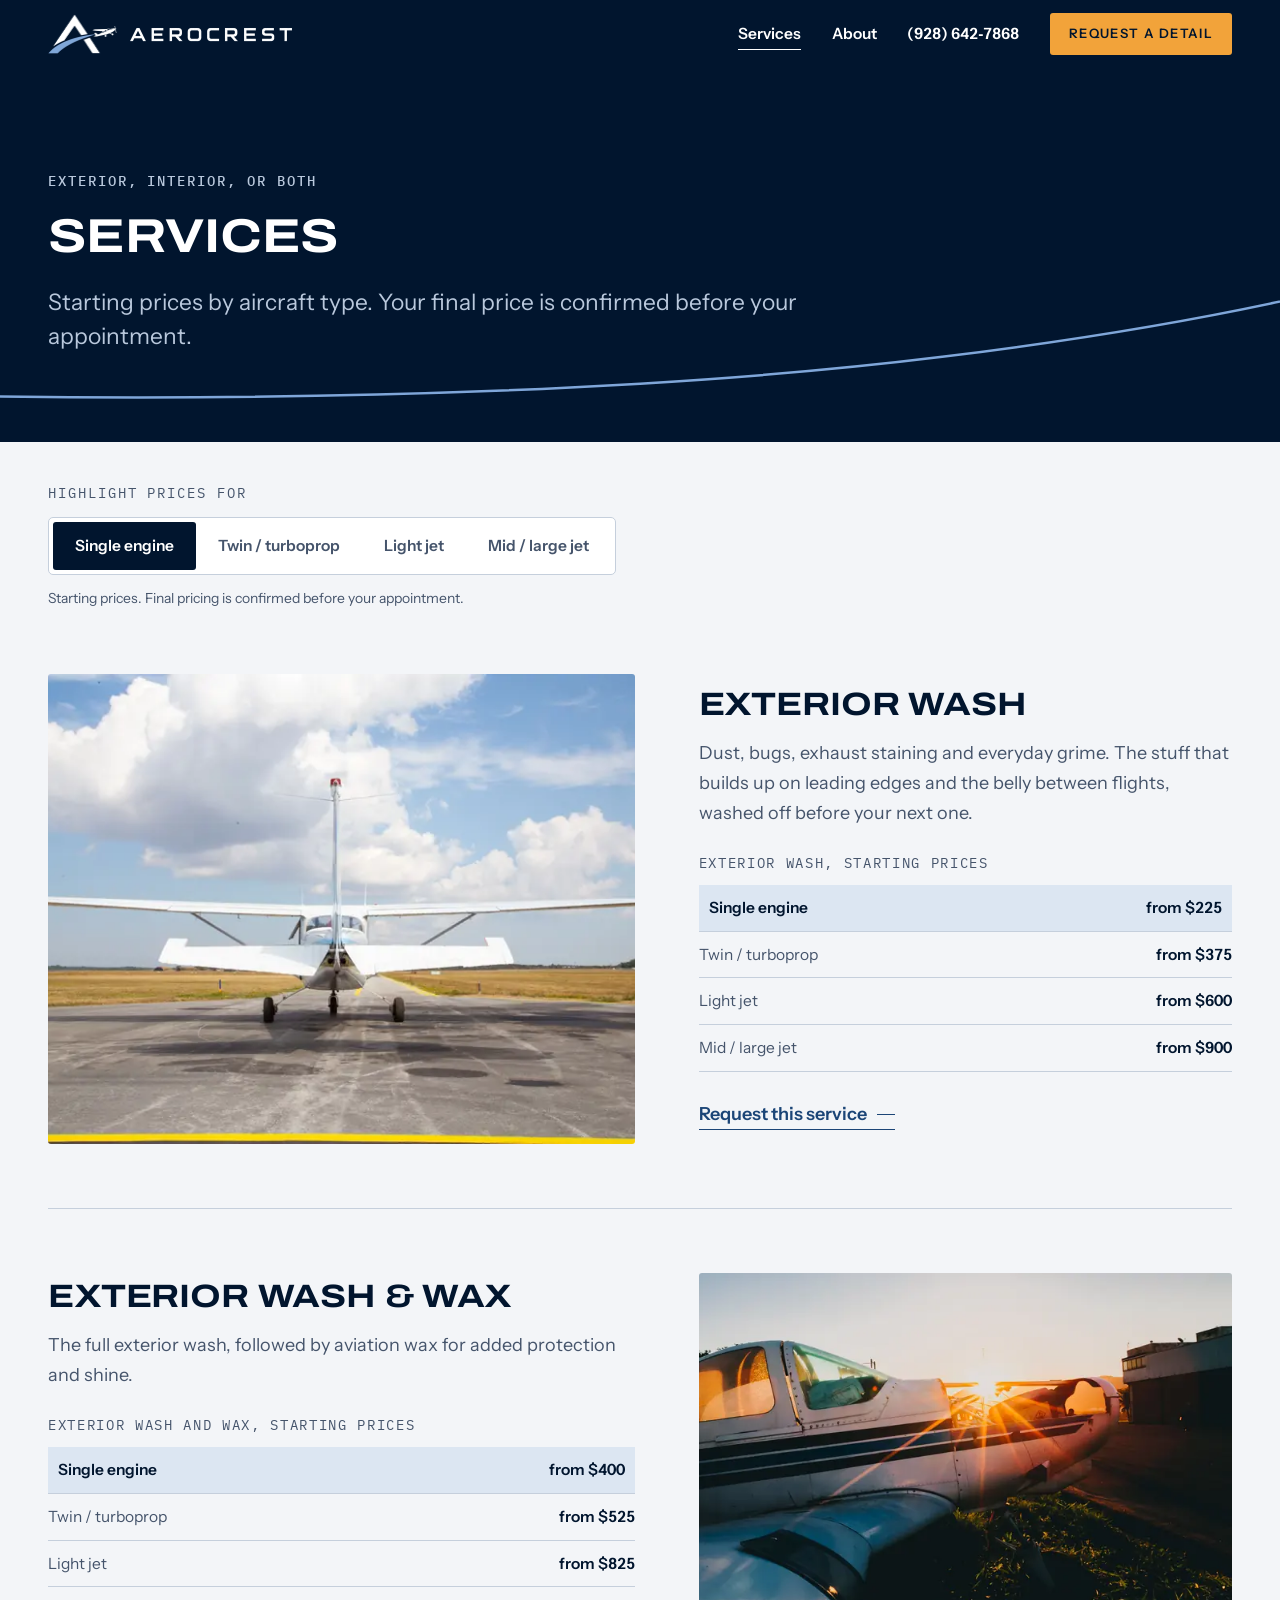
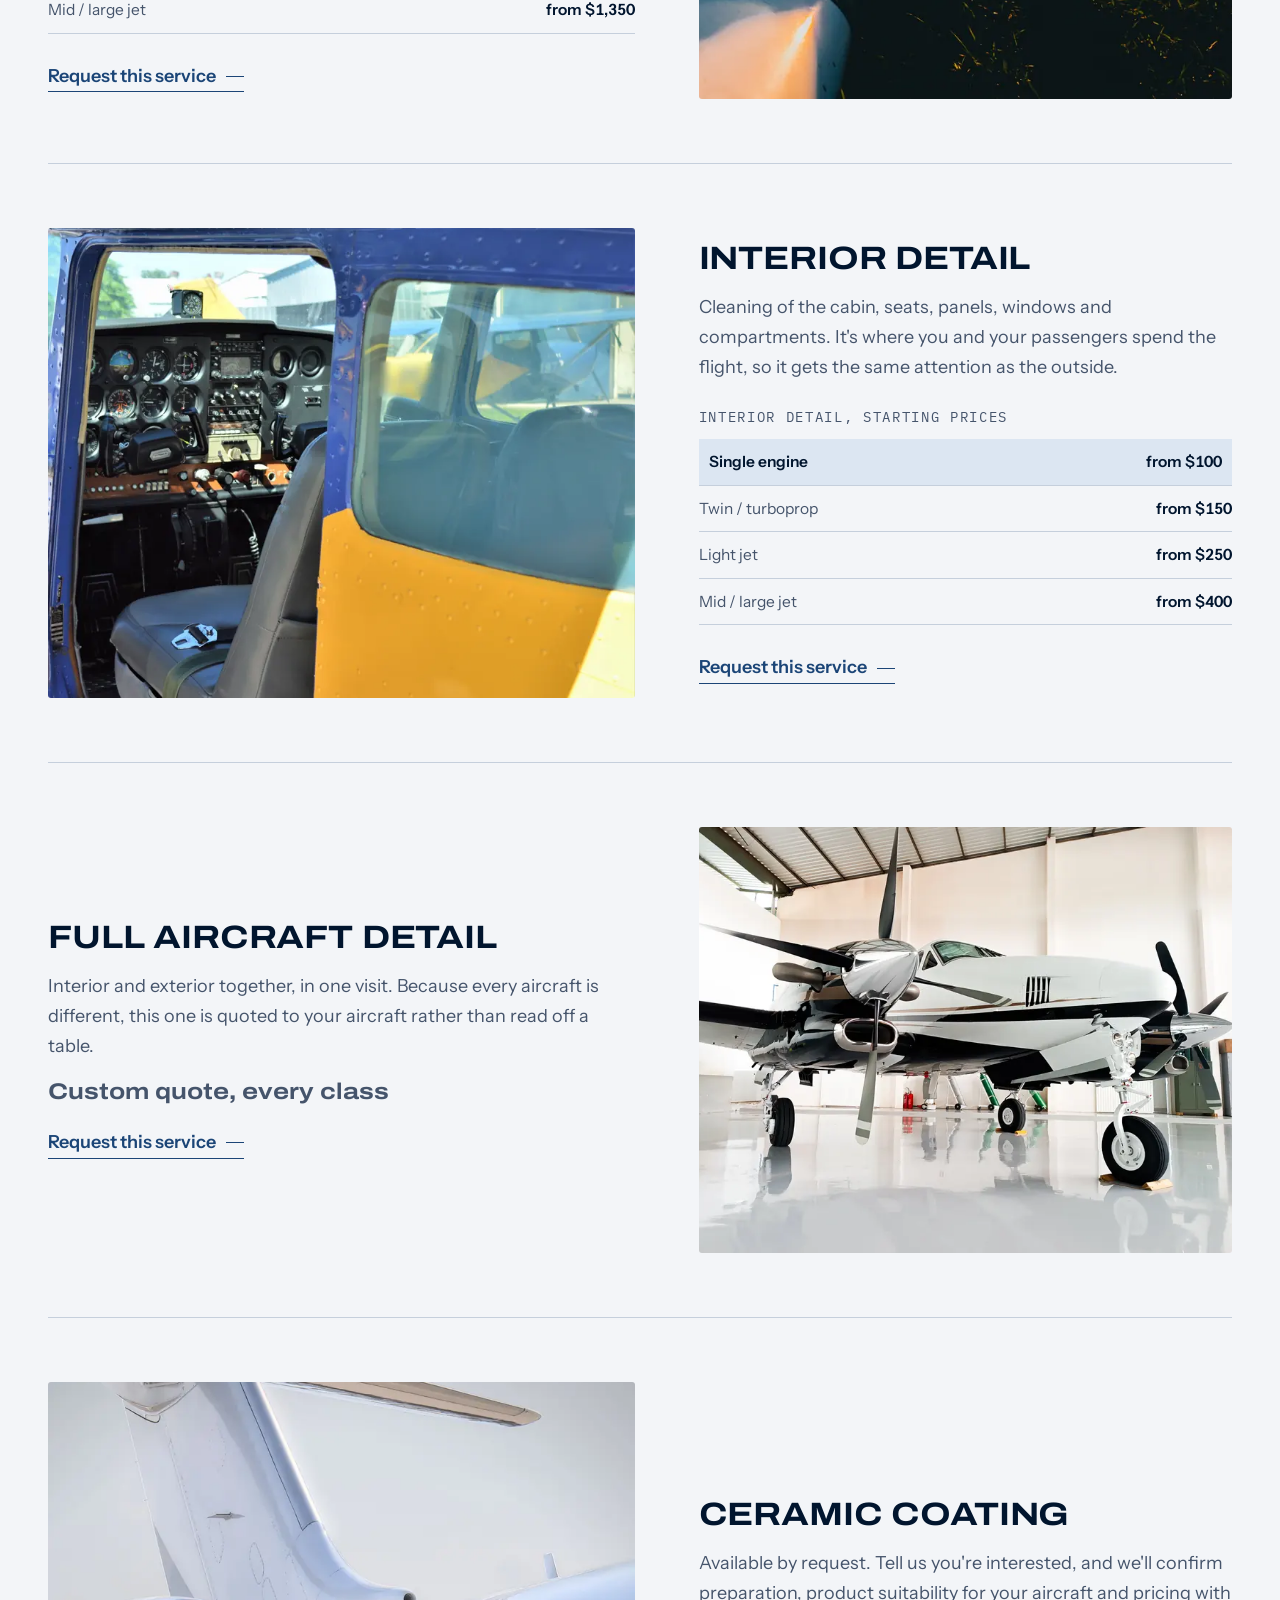
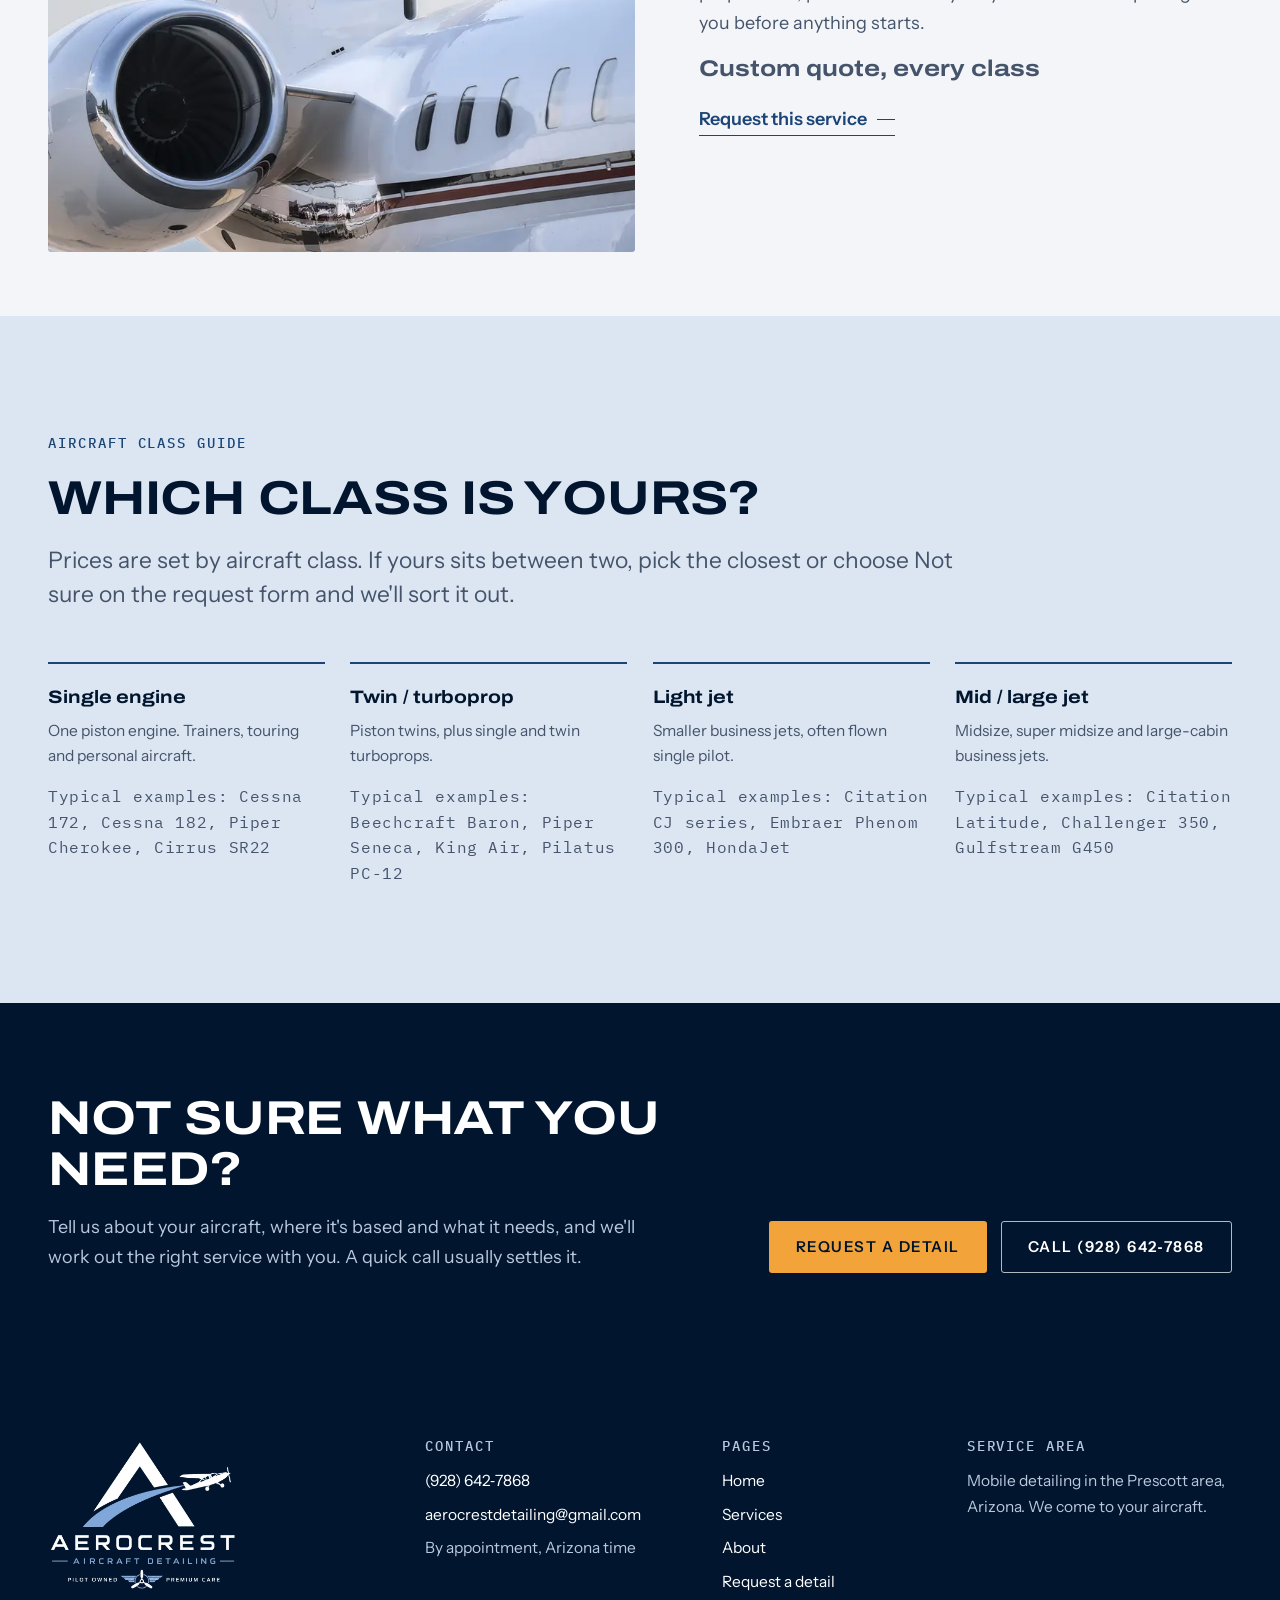
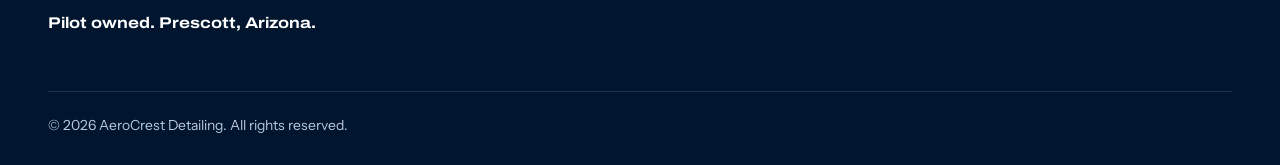
<file: services.html>
<!DOCTYPE html>
<html lang="en-US">
<head>
  <meta charset="utf-8">
  <meta name="viewport" content="width=device-width, initial-scale=1">
  <title>Services and Starting Prices | AeroCrest Detailing, Prescott</title>
  <meta name="description" content="Exterior wash, wash and wax, interior detail, full aircraft detail and ceramic coating. Starting prices by aircraft class from a pilot-owned mobile detailer in Prescott, Arizona.">
  <meta name="theme-color" content="#01152E">
  <meta property="og:type" content="website">
  <meta property="og:site_name" content="AeroCrest Detailing">
  <meta property="og:title" content="Services and Starting Prices | AeroCrest Detailing">
  <meta property="og:description" content="Starting prices by aircraft class. Final pricing is confirmed before your appointment.">
  <meta property="og:image" content="images/og-aerocrest-detailing.jpg">
  <meta property="og:image:width" content="1200">
  <meta property="og:image:height" content="630">
  <meta property="og:image:alt" content="A polished high-wing single-engine aircraft parked on a ramp at dusk.">
  <meta name="twitter:card" content="summary_large_image">
  <meta name="twitter:title" content="Services and Starting Prices | AeroCrest Detailing">
  <meta name="twitter:description" content="Starting prices by aircraft class. Final pricing is confirmed before your appointment.">
  <meta name="twitter:image" content="images/og-aerocrest-detailing.jpg">
  <link rel="icon" href="images/favicon.ico" sizes="48x48">
  <link rel="icon" href="images/favicon-32.png" type="image/png" sizes="32x32">
  <link rel="apple-touch-icon" href="images/apple-touch-icon.png">
  <link rel="preconnect" href="https://fonts.googleapis.com">
  <link rel="preconnect" href="https://fonts.gstatic.com" crossorigin>
  <link rel="stylesheet" href="https://fonts.googleapis.com/css2?family=Archivo:wdth,wght@100..125,600..800&amp;family=IBM+Plex+Mono:wght@500&amp;family=Instrument+Sans:wght@400;600&amp;display=swap" media="print" data-fonts>
  <noscript><link rel="stylesheet" href="https://fonts.googleapis.com/css2?family=Archivo:wdth,wght@100..125,600..800&amp;family=IBM+Plex+Mono:wght@500&amp;family=Instrument+Sans:wght@400;600&amp;display=swap"></noscript>
  <link rel="stylesheet" href="styles.css">
  <script src="main.js" defer></script>
</head>
<body>
  <a class="skip-link" href="#main">Skip to content</a>

  <header class="site-header" data-header>
    <div class="site-header__inner">
      <a class="brand" href="index.html" aria-label="AeroCrest Detailing, home">
        <picture>
          <source type="image/webp" srcset="images/aerocrest-mark-reversed.webp">
          <img class="brand__mark" src="images/aerocrest-mark-reversed.png" width="277" height="160" alt="">
        </picture>
        <picture>
          <source type="image/webp" srcset="images/aerocrest-wordmark-reversed.webp">
          <img class="brand__word" src="images/aerocrest-wordmark-reversed.png" width="656" height="60" alt="">
        </picture>
      </a>
      <a class="header-call" href="tel:+19286427868" aria-label="Call AeroCrest Detailing at (928) 642-7868">
        <svg viewBox="0 0 24 24" width="20" height="20" aria-hidden="true" focusable="false"><path d="M6.6 2.8 9.4 2.4l1.8 4.6-2.3 1.6a12.3 12.3 0 0 0 6.5 6.5l1.6-2.3 4.6 1.8-.4 2.8c-.2 1.2-1.2 2-2.4 2C10.2 19.4 4.6 13.8 4.6 5.2c0-1.2.8-2.2 2-2.4Z" fill="currentColor"/></svg>
      </a>
      <button class="nav-toggle" type="button" aria-expanded="false" aria-controls="site-nav" data-nav-toggle>
        <span class="nav-toggle__bars" aria-hidden="true"></span>
        <span class="visually-hidden">Menu</span>
      </button>
      <nav class="site-nav" id="site-nav" aria-label="Main" data-nav>
        <ul class="site-nav__list">
          <li class="site-nav__home"><a href="index.html">Home</a></li>
          <li><a href="services.html" aria-current="page">Services</a></li>
          <li><a href="about.html">About</a></li>
          <li><a class="site-nav__phone" href="tel:+19286427868">(928)&nbsp;642&#8209;7868</a></li>
          <li><a class="btn btn--primary btn--small" href="request.html">Request a detail</a></li>
        </ul>
        <div class="site-nav__meta">
          <p>Pilot owned. Prescott, Arizona.</p>
          <a href="mailto:aerocrestdetailing@gmail.com">aerocrestdetailing@gmail.com</a>
        </div>
      </nav>
    </div>
  </header>

  <main id="main" tabindex="-1">
    <section class="page-header" aria-labelledby="page-title">
      <div class="container">
        <p class="eyebrow eyebrow--light">Exterior, interior, or both</p>
        <h1 class="page-header__title" id="page-title">Services</h1>
        <p class="page-header__lede">Starting prices by aircraft type. Your final price is confirmed before your appointment.</p>
      </div>
      <svg class="page-sweep" viewBox="0 0 1440 140" preserveAspectRatio="none" aria-hidden="true" focusable="false">
        <path pathLength="1" d="M-20,128 C380,134 760,120 1060,80 C1240,56 1360,32 1460,8"/>
      </svg>
    </section>

    <section class="class-bar" aria-label="Choose your aircraft class">
      <div class="container">
        <fieldset class="class-picker" data-class-picker>
          <legend class="class-picker__legend">Highlight prices for</legend>
          <div class="class-picker__options">
            <input class="visually-hidden" type="radio" name="aircraft-class" id="class-single-engine" value="single-engine" checked>
            <label for="class-single-engine">Single engine</label>
            <input class="visually-hidden" type="radio" name="aircraft-class" id="class-twin-turboprop" value="twin-turboprop">
            <label for="class-twin-turboprop">Twin / turboprop</label>
            <input class="visually-hidden" type="radio" name="aircraft-class" id="class-light-jet" value="light-jet">
            <label for="class-light-jet">Light jet</label>
            <input class="visually-hidden" type="radio" name="aircraft-class" id="class-mid-large-jet" value="mid-large-jet">
            <label for="class-mid-large-jet">Mid / large jet</label>
          </div>
        </fieldset>
        <p class="visually-hidden" aria-live="polite" data-price-announcer></p>
        <p class="fine-print">Starting prices. Final pricing is confirmed before your appointment.</p>
      </div>
    </section>

    <div class="container">
      <article class="service-block" id="exterior-wash" data-priced data-price-single-engine="225" data-price-twin-turboprop="375" data-price-light-jet="600" data-price-mid-large-jet="900">
        <div class="service-block__grid">
          <picture class="service-block__media reveal"
                data-photo-single-engine="exterior-single-engine-high-wing-runway"
                data-alt-single-engine="A white high-wing single-engine aircraft seen from behind on a runway under big summer clouds."
                data-photo-twin-turboprop="turboprop-nose-propeller-ramp"
                data-alt-twin-turboprop="Rain beading on the polished grey nose and five-blade propeller of a turboprop parked on a wet ramp."
                data-photo-light-jet="light-jet-nose-on-taxiway"
                data-alt-light-jet="Head-on view of a glossy white business jet on a wet taxiway, its nose and engine intakes reflecting the sky."
                data-photo-mid-large-jet="exterior-large-jet-mountains"
                data-alt-mid-large-jet="A large business jet taxiing toward the camera with snow-capped mountains behind it.">
            <source type="image/webp" srcset="images/exterior-single-engine-high-wing-runway-800.webp 800w, images/exterior-single-engine-high-wing-runway-1600.webp 1600w" sizes="(min-width: 900px) 55vw, 100vw">
            <img src="images/exterior-single-engine-high-wing-runway.jpg" width="1600" height="971" alt="A white high-wing single-engine aircraft seen from behind on a runway under big summer clouds." decoding="async">
          </picture>
          <div class="service-block__copy reveal">
            <h2 class="service-block__title">Exterior wash</h2>
            <p>Dust, bugs, exhaust staining and everyday grime. The stuff that builds up on leading edges and the belly between flights, washed off before your next one.</p>
            <table class="class-table" data-class-table>
              <caption>Exterior wash, starting prices</caption>
              <tbody>
                <tr data-class="single-engine"><th scope="row">Single engine</th><td>from $225</td></tr>
                <tr data-class="twin-turboprop"><th scope="row">Twin / turboprop</th><td>from $375</td></tr>
                <tr data-class="light-jet"><th scope="row">Light jet</th><td>from $600</td></tr>
                <tr data-class="mid-large-jet"><th scope="row">Mid / large jet</th><td>from $900</td></tr>
              </tbody>
            </table>
            <a class="text-link" href="request.html?service=exterior-wash&amp;class=single-engine" data-request-link>Request this service</a>
          </div>
        </div>
      </article>

      <article class="service-block" id="wash-and-wax" data-priced data-price-single-engine="400" data-price-twin-turboprop="525" data-price-light-jet="825" data-price-mid-large-jet="1350">
        <div class="service-block__grid">
          <picture class="service-block__media reveal"
                data-photo-single-engine="detail-wing-leading-edge-low-sun"
                data-alt-single-engine="Low sun flaring across the wing and striped fuselage of a light aircraft, with light pooling on the wing surface."
                data-photo-twin-turboprop="twin-turboprop-ramp-low-sun"
                data-alt-twin-turboprop="A white twin turboprop on a concrete ramp in low evening sun, its polished propeller spinners catching the light."
                data-photo-light-jet="light-jet-ramp-overcast"
                data-alt-light-jet="A white light business jet with red and black stripes parked on a wet ramp under an overcast sky."
                data-photo-mid-large-jet="midsize-jet-ramp-sunset"
                data-alt-mid-large-jet="Nose-on view of a white business jet parked on a concrete apron as the sun sets behind it.">
            <source type="image/webp" srcset="images/detail-wing-leading-edge-low-sun-800.webp 800w, images/detail-wing-leading-edge-low-sun-1600.webp 1600w" sizes="(min-width: 900px) 55vw, 100vw">
            <img src="images/detail-wing-leading-edge-low-sun.jpg" width="1600" height="1067" alt="Low sun flaring across the wing and striped fuselage of a light aircraft, with light pooling on the wing surface." loading="lazy" decoding="async">
          </picture>
          <div class="service-block__copy reveal">
            <h2 class="service-block__title">Exterior wash &amp; wax</h2>
            <p>The full exterior wash, followed by aviation wax for added protection and shine.</p>
            <table class="class-table" data-class-table>
              <caption>Exterior wash and wax, starting prices</caption>
              <tbody>
                <tr data-class="single-engine"><th scope="row">Single engine</th><td>from $400</td></tr>
                <tr data-class="twin-turboprop"><th scope="row">Twin / turboprop</th><td>from $525</td></tr>
                <tr data-class="light-jet"><th scope="row">Light jet</th><td>from $825</td></tr>
                <tr data-class="mid-large-jet"><th scope="row">Mid / large jet</th><td>from $1,350</td></tr>
              </tbody>
            </table>
            <a class="text-link" href="request.html?service=wash-and-wax&amp;class=single-engine" data-request-link>Request this service</a>
          </div>
        </div>
      </article>

      <article class="service-block" id="interior-detail" data-priced data-price-single-engine="100" data-price-twin-turboprop="150" data-price-light-jet="250" data-price-mid-large-jet="400">
        <div class="service-block__grid">
          <picture class="service-block__media reveal"
                data-photo-single-engine="cockpit-single-engine-open-door"
                data-alt-single-engine="The instrument panel and grey front seats of a blue and yellow single-engine aircraft, seen through the open door."
                data-photo-twin-turboprop="interior-cabin-club-seats-narrow"
                data-alt-twin-turboprop="Cream leather club seats facing each other in a narrow private aircraft cabin."
                data-photo-light-jet="interior-cabin-leather-seats"
                data-alt-light-jet="A tidy business jet cabin with cream leather club seats, a polished wood table and oval windows."
                data-photo-mid-large-jet="interior-large-jet-cabin-lounge"
                data-alt-mid-large-jet="A long business jet cabin with a cream leather divan, club seats and wood trim.">
            <source type="image/webp" srcset="images/cockpit-single-engine-open-door-800.webp 800w, images/cockpit-single-engine-open-door-1600.webp 1600w" sizes="(min-width: 900px) 55vw, 100vw">
            <img src="images/cockpit-single-engine-open-door.jpg" width="1600" height="1359" alt="The instrument panel and grey front seats of a blue and yellow single-engine aircraft, seen through the open door." loading="lazy" decoding="async">
          </picture>
          <div class="service-block__copy reveal">
            <h2 class="service-block__title">Interior detail</h2>
            <p>Cleaning of the cabin, seats, panels, windows and compartments. It's where you and your passengers spend the flight, so it gets the same attention as the outside.</p>
            <table class="class-table" data-class-table>
              <caption>Interior detail, starting prices</caption>
              <tbody>
                <tr data-class="single-engine"><th scope="row">Single engine</th><td>from $100</td></tr>
                <tr data-class="twin-turboprop"><th scope="row">Twin / turboprop</th><td>from $150</td></tr>
                <tr data-class="light-jet"><th scope="row">Light jet</th><td>from $250</td></tr>
                <tr data-class="mid-large-jet"><th scope="row">Mid / large jet</th><td>from $400</td></tr>
              </tbody>
            </table>
            <a class="text-link" href="request.html?service=interior-detail&amp;class=single-engine" data-request-link>Request this service</a>
          </div>
        </div>
      </article>

      <article class="service-block" id="full-detail">
        <div class="service-block__grid">
          <picture class="service-block__media reveal">
            <source type="image/webp" srcset="images/hangar-twin-turboprop-polished-floor-800.webp 800w, images/hangar-twin-turboprop-polished-floor-1600.webp 1600w" sizes="(min-width: 900px) 55vw, 100vw">
            <img src="images/hangar-twin-turboprop-polished-floor.jpg" width="1600" height="1200" alt="A white and black twin turboprop reflected in the glossy floor of a bright hangar." loading="lazy" decoding="async">
          </picture>
          <div class="service-block__copy reveal">
            <h2 class="service-block__title">Full aircraft detail</h2>
            <p>Interior and exterior together, in one visit. Because every aircraft is different, this one is quoted to your aircraft rather than read off a table.</p>
            <p class="quote-tag">Custom quote, every class</p>
            <a class="text-link" href="request.html?service=full-detail&amp;class=single-engine" data-request-link>Request this service</a>
          </div>
        </div>
      </article>

      <article class="service-block" id="ceramic-coating">
        <div class="service-block__grid">
          <picture class="service-block__media reveal">
            <source type="image/webp" srcset="images/large-jet-engine-tail-detail-800.webp 800w, images/large-jet-engine-tail-detail-1600.webp 1600w" sizes="(min-width: 900px) 55vw, 100vw">
            <img src="images/large-jet-engine-tail-detail.jpg" width="1600" height="1653" alt="Close view of a large business jet's rear engine, tail and cabin windows, the glossy white paint reflecting the ramp." loading="lazy" decoding="async">
          </picture>
          <div class="service-block__copy reveal">
            <h2 class="service-block__title">Ceramic coating</h2>
            <p>Available by request. Tell us you're interested, and we'll confirm preparation, product suitability for your aircraft and pricing with you before anything starts.</p>
            <p class="quote-tag">Custom quote, every class</p>
            <a class="text-link" href="request.html?service=ceramic-coating&amp;class=single-engine" data-request-link>Request this service</a>
          </div>
        </div>
      </article>
    </div>

    <section class="section section--haze" aria-labelledby="classes-title">
      <div class="container">
        <div class="section-head reveal">
          <p class="eyebrow">Aircraft class guide</p>
          <h2 class="section-title" id="classes-title">Which class is yours?</h2>
          <p class="section-lede">Prices are set by aircraft class. If yours sits between two, pick the closest or choose Not sure on the request form and we'll sort it out.</p>
        </div>
        <ul class="class-guide__list">
          <li class="class-guide__item reveal">
            <h3>Single engine</h3>
            <p>One piston engine. Trainers, touring and personal aircraft.</p>
            <!-- TO CONFIRM with William before launch -->
            <p class="class-guide__examples">Typical examples: Cessna 172, Cessna 182, Piper Cherokee, Cirrus SR22</p>
          </li>
          <li class="class-guide__item reveal">
            <h3>Twin / turboprop</h3>
            <p>Piston twins, plus single and twin turboprops.</p>
            <!-- TO CONFIRM with William before launch -->
            <p class="class-guide__examples">Typical examples: Beechcraft Baron, Piper Seneca, King Air, Pilatus PC-12</p>
          </li>
          <li class="class-guide__item reveal">
            <h3>Light jet</h3>
            <p>Smaller business jets, often flown single pilot.</p>
            <!-- TO CONFIRM with William before launch -->
            <p class="class-guide__examples">Typical examples: Citation CJ series, Embraer Phenom 300, HondaJet</p>
          </li>
          <li class="class-guide__item reveal">
            <h3>Mid / large jet</h3>
            <p>Midsize, super midsize and large-cabin business jets.</p>
            <!-- TO CONFIRM with William before launch -->
            <p class="class-guide__examples">Typical examples: Citation Latitude, Challenger 350, Gulfstream G450</p>
          </li>
        </ul>
      </div>
    </section>

    <section class="band" aria-labelledby="unsure-title">
      <div class="container band__inner">
        <div class="reveal">
          <h2 class="band__title" id="unsure-title">Not sure what you need?</h2>
          <p>Tell us about your aircraft, where it's based and what it needs, and we'll work out the right service with you. A quick call usually settles it.</p>
        </div>
        <div class="button-row reveal">
          <a class="btn btn--primary" href="request.html">Request a detail</a>
          <a class="btn btn--ghost-light" href="tel:+19286427868">Call&nbsp;(928)&nbsp;642&#8209;7868</a>
        </div>
      </div>
    </section>
  </main>

  <footer class="site-footer">
    <div class="container site-footer__grid">
      <div class="site-footer__brand">
        <div class="footer-logo">
          <picture>
            <source type="image/webp" srcset="images/aerocrest-logo-lockup-reversed.webp">
            <img src="images/aerocrest-logo-lockup-reversed.png" width="748" height="600" alt="AeroCrest Aircraft Detailing. Pilot owned, premium care." loading="lazy" decoding="async">
          </picture>
        </div>
        <p class="site-footer__tag">Pilot owned. Prescott, Arizona.</p>
      </div>
      <div class="site-footer__col">
        <h2 class="site-footer__head">Contact</h2>
        <ul class="site-footer__list">
          <li><a href="tel:+19286427868">(928)&nbsp;642&#8209;7868</a></li>
          <li><a href="mailto:aerocrestdetailing@gmail.com">aerocrestdetailing@gmail.com</a></li>
          <li>By appointment, Arizona time</li>
        </ul>
      </div>
      <div class="site-footer__col">
        <h2 class="site-footer__head">Pages</h2>
        <ul class="site-footer__list">
          <li><a href="index.html">Home</a></li>
          <li><a href="services.html" aria-current="page">Services</a></li>
          <li><a href="about.html">About</a></li>
          <li><a href="request.html">Request a detail</a></li>
        </ul>
      </div>
      <div class="site-footer__col">
        <h2 class="site-footer__head">Service area</h2>
        <p>Mobile detailing in the Prescott area, Arizona. We come to your aircraft.</p>
      </div>
    </div>
    <div class="container site-footer__base">
      <p>&copy; 2026 AeroCrest Detailing. All rights reserved.</p>
    </div>
  </footer>
</body>
</html>
</file>
<file: styles.css>
/* AeroCrest Detailing. One stylesheet for every page. */

/* ---------- Tokens ---------- */
:root {
  /* Palette, sampled from the pixels of images/aerocrest-logo.png */
  --ramp-navy: #01152E;    /* The "A" and wordmark navy. Primary dark surface and headline color. */
  --swoosh-blue: #1B4577;  /* The logo swoosh and AIRCRAFT DETAILING line. Links, rules, the flight path. */
  --sky-haze: #DCE6F2;     /* Pale high-desert haze. Alternate section background so the page breathes. */
  --aluminum: #F3F5F8;     /* Cool near-white, like bare skin on a polished airframe. Main background. */
  --cloud-line: #C5CFDC;   /* Quiet borders and dividers. */
  --beacon-amber: #F2A33A; /* Sunrise on the ramp and the beacon light. Primary CTAs and focus only. */

  /* Supporting tints of the palette above (text and line work only) */
  --ink: var(--ramp-navy);
  --ink-muted: #45546B;    /* Navy softened for secondary text. 7.0:1 on aluminum, 6.1:1 on sky haze. */
  --on-dark: #FFFFFF;
  --on-dark-muted: #B9C8DC;/* Sky haze dimmed for secondary text on navy. 10.8:1. */
  --swoosh-lift: #7FA6D9;  /* Swoosh blue lifted so the flight path still reads over navy. */
  --plate: #FFFFFF;        /* Card and form surfaces. */

  /* Type */
  --font-display: "Archivo", "Arial Narrow", "Helvetica Neue", Arial, sans-serif;
  --font-body: "Instrument Sans", "Segoe UI", "Helvetica Neue", Arial, sans-serif;
  --font-mono: "IBM Plex Mono", ui-monospace, "SFMono-Regular", Menlo, Consolas, monospace;
  --wide: 118%;

  --step--1: clamp(0.8125rem, 0.79rem + 0.1vw, 0.875rem);
  --step-0: clamp(1.0625rem, 1.03rem + 0.15vw, 1.125rem);
  --step-1: clamp(1.1875rem, 1.1rem + 0.4vw, 1.4375rem);
  --step-2: clamp(1.5rem, 1.3rem + 0.9vw, 2.125rem);
  --step-3: clamp(1.875rem, 1.45rem + 1.9vw, 3.125rem);
  --step-hero: clamp(2.375rem, 1.2rem + 4.4vw, 4.75rem);

  /* Space and layout */
  --gutter: clamp(16px, 4vw, 48px);
  --max: 1200px;
  --section-pad: clamp(72px, 6vw + 40px, 136px);
  --header-h: 68px;
  --radius: 3px;
  --ease: cubic-bezier(0.22, 0.61, 0.36, 1);
}

/* ---------- Reset and base ---------- */
*,
*::before,
*::after { box-sizing: border-box; }

html {
  -webkit-text-size-adjust: 100%;
  text-size-adjust: 100%;
}

body {
  margin: 0;
  background: var(--aluminum);
  color: var(--ink);
  font-family: var(--font-body);
  font-size: var(--step-0);
  line-height: 1.65;
  overflow-x: hidden;
}

img,
svg { display: block; max-width: 100%; }
img { height: auto; }
picture { display: block; }

h1, h2, h3 {
  margin: 0;
  font-family: var(--font-display);
  font-stretch: var(--wide);
  font-weight: 700;
  line-height: 1.08;
  letter-spacing: -0.005em;
}

p { margin: 0 0 1em; }
p:last-child { margin-bottom: 0; }

a { color: var(--swoosh-blue); text-underline-offset: 0.2em; text-decoration-thickness: 1px; }
a:hover { text-decoration-thickness: 2px; }

ul, ol { margin: 0; padding: 0; list-style: none; }

/* Focus: navy ring on light surfaces, amber ring on dark ones. Never removed. */
:focus-visible {
  outline: 3px solid var(--ramp-navy);
  outline-offset: 3px;
}
.site-header :focus-visible,
.hero :focus-visible,
.section--navy :focus-visible,
.page-header :focus-visible,
.site-footer :focus-visible,
.band :focus-visible {
  outline-color: var(--beacon-amber);
}
main:focus { outline: none; }

.visually-hidden {
  position: absolute !important;
  width: 1px;
  height: 1px;
  margin: -1px;
  padding: 0;
  overflow: hidden;
  clip: rect(0 0 0 0);
  white-space: nowrap;
  border: 0;
}

.skip-link {
  position: absolute;
  top: 8px;
  left: 8px;
  z-index: 100;
  padding: 10px 16px;
  background: var(--plate);
  color: var(--ramp-navy);
  font-weight: 600;
  transform: translateY(-160%);
}
.skip-link:focus { transform: none; }

.container {
  width: 100%;
  max-width: calc(var(--max) + var(--gutter) * 2);
  margin-inline: auto;
  padding-inline: var(--gutter);
}

/* ---------- Small parts ---------- */
.eyebrow {
  margin: 0 0 18px;
  font-family: var(--font-mono);
  font-size: var(--step--1);
  font-weight: 500;
  letter-spacing: 0.14em;
  text-transform: uppercase;
  color: var(--swoosh-blue);
}
.eyebrow--light { color: var(--on-dark-muted); }

/* Placard: a small data plate, used sparingly. */
.placard {
  display: flex;
  flex-wrap: wrap;
  gap: 8px 28px;
  justify-content: space-between;
  margin: 0;
  padding-top: 12px;
  border-top: 1px solid var(--cloud-line);
  font-family: var(--font-mono);
  font-size: var(--step--1);
  letter-spacing: 0.14em;
  text-transform: uppercase;
  color: var(--ink-muted);
}
.placard--light {
  border-top-color: rgba(220, 230, 242, 0.35);
  color: var(--on-dark-muted);
}

.section-title { font-size: var(--step-3); text-transform: uppercase; }
.section-head { max-width: 920px;margin-bottom: clamp(36px, 4vw, 56px); }
.section-lede { max-width: 40em; margin-top: 18px; font-size: var(--step-1); line-height: 1.5; color: var(--ink-muted); }

.text-link {
  display: inline-flex;
  align-items: center;
  gap: 10px;
  font-weight: 600;
  text-decoration: none;
  color: var(--swoosh-blue);
  border-bottom: 1px solid currentColor;
  padding-bottom: 2px;
  line-height: 1.4;
}
.text-link::after {
  content: "";
  width: 18px;
  height: 1px;
  background: currentColor;
  transition: width 0.25s var(--ease);
}
.text-link:hover::after { width: 28px; }
.text-link:hover { border-bottom-width: 2px; padding-bottom: 1px; }

.fine-print { font-size: var(--step--1); color: var(--ink-muted); }

/* ---------- Buttons ---------- */
.btn {
  display: inline-flex;
  align-items: center;
  justify-content: center;
  min-height: 52px;
  padding: 14px 26px;
  border: 1.5px solid transparent;
  border-radius: var(--radius);
  font-family: var(--font-body);
  font-size: 0.9375rem;
  font-weight: 600;
  letter-spacing: 0.1em;
  text-transform: uppercase;
  text-decoration: none;
  line-height: 1.2;
  cursor: pointer;
  transition: background-color 0.2s var(--ease), color 0.2s var(--ease), border-color 0.2s var(--ease), transform 0.2s var(--ease);
}
.btn:hover { transform: translateY(-1px); }
.btn--primary { background: var(--beacon-amber); color: var(--ramp-navy); }
.btn--primary:hover { background: #F6B65E; }
.btn--ghost { border-color: var(--ramp-navy); color: var(--ramp-navy); background: transparent; }
.btn--ghost:hover { background: var(--ramp-navy); color: var(--on-dark); }
.btn--ghost-light { border-color: rgba(255, 255, 255, 0.7); color: var(--on-dark); background: transparent; }
.btn--ghost-light:hover { background: var(--on-dark); color: var(--ramp-navy); border-color: var(--on-dark); }
.btn--small { min-height: 42px; padding: 10px 18px; font-size: 0.8125rem; }

.button-row { display: flex; flex-wrap: wrap; gap: 14px; }
.button-row--center { justify-content: center; }

/* ---------- Header ---------- */
.site-header {
  position: fixed;
  inset: 0 0 auto 0;
  z-index: 50;
  height: var(--header-h);
  color: var(--on-dark);
  transition: background-color 0.3s var(--ease), box-shadow 0.3s var(--ease);
}
.site-header.is-scrolled,
.site-header.is-open {
  background: rgba(1, 21, 46, 0.96);
  box-shadow: 0 1px 0 rgba(220, 230, 242, 0.12);
}
.site-header__inner {
  display: flex;
  align-items: flex-start;
  gap: 12px;
  height: 100%;
  max-width: calc(var(--max) + var(--gutter) * 2);
  margin-inline: auto;
  padding-inline: var(--gutter);
}

/* Reversed logo (white and lifted blue), cut from the original file, straight on the dark header. */
.brand {
  display: flex;
  align-items: center;
  gap: 12px;
  align-self: center;
  padding: 6px 0;
  text-decoration: none;
}
.brand__mark { width: auto; height: 40px; }
.brand__word { width: auto; height: 15px; }

.site-nav { margin-left: auto; align-self: center; }
.site-nav__list { display: flex; align-items: center; gap: clamp(18px, 2.4vw, 34px); }
.site-nav a:not(.btn) {
  color: var(--on-dark);
  text-decoration: none;
  font-weight: 600;
  font-size: 0.96875rem;
  padding: 6px 0;
  border-bottom: 1px solid transparent;
}
.site-nav a:not(.btn):hover,
.site-nav a[aria-current="page"] { border-bottom-color: currentColor; }
.site-nav__phone { font-variant-numeric: tabular-nums; }

.header-call,
.nav-toggle { display: none; }
.site-nav__home,
.site-nav__meta { display: none; }
html.nav-open,
html.nav-open body { overflow: hidden; }

@media (max-width: 899px) {
  :root { --header-h: 60px; }
  .brand { gap: 9px; }
  .brand__mark { height: 32px; }
  .brand__word { height: 12px; }

  .header-call,
  .nav-toggle {
    display: inline-flex;
    align-items: center;
    justify-content: center;
    width: 44px;
    height: 44px;
    align-self: center;
    border: 1.5px solid rgba(255, 255, 255, 0.55);
    border-radius: var(--radius);
    background: rgba(1, 21, 46, 0.35);
    color: var(--on-dark);
  }
  .header-call { margin-left: auto; }
  .nav-toggle { cursor: pointer; padding: 0; }
  .nav-toggle__bars,
  .nav-toggle__bars::before,
  .nav-toggle__bars::after {
    display: block;
    width: 20px;
    height: 2px;
    background: currentColor;
    transition: transform 0.25s var(--ease), opacity 0.2s var(--ease);
  }
  .nav-toggle__bars { position: relative; }
  .nav-toggle__bars::before,
  .nav-toggle__bars::after { content: ""; position: absolute; left: 0; }
  .nav-toggle__bars::before { top: -6px; }
  .nav-toggle__bars::after { top: 6px; }
  .nav-toggle[aria-expanded="true"] .nav-toggle__bars { background: transparent; }
  .nav-toggle[aria-expanded="true"] .nav-toggle__bars::before { transform: translateY(6px) rotate(45deg); }
  .nav-toggle[aria-expanded="true"] .nav-toggle__bars::after { transform: translateY(-6px) rotate(-45deg); }

  /* Without JavaScript the links simply sit in the header. */
  html:not(.js) .nav-toggle { display: none; }
  html:not(.js) .site-header { position: absolute; height: auto; }
  html:not(.js) .site-header__inner { flex-wrap: wrap; }
  html:not(.js) .site-nav { width: 100%; padding: 12px 0 16px; }
  html:not(.js) .site-nav__list { flex-wrap: wrap; gap: 12px 20px; }

  /* Full-screen menu that opens as a circle growing out of the menu button. */
  .js .site-nav {
    --menu-origin: calc(100% - var(--gutter) - 22px) calc(var(--header-h) / 2);
    position: fixed;
    inset: 0;
    z-index: -1;
    display: flex;
    flex-direction: column;
    align-self: stretch;
    width: 100%;
    height: 100vh;
    height: 100dvh;
    margin: 0;
    padding: calc(var(--header-h) + clamp(28px, 6vh, 56px)) var(--gutter) max(28px, env(safe-area-inset-bottom));
    background: var(--ramp-navy);
    overflow-x: hidden;
    overflow-y: auto;
    overscroll-behavior: contain;
    visibility: hidden;
    clip-path: circle(0 at var(--menu-origin));
    transition: clip-path 0.5s cubic-bezier(0.7, 0, 0.2, 1), visibility 0s linear 0.5s;
  }
  .js .site-nav.is-open {
    visibility: visible;
    clip-path: circle(150vmax at var(--menu-origin));
    transition: clip-path 0.6s cubic-bezier(0.7, 0, 0.2, 1), visibility 0s;
  }
  /* A faint swoosh across the open menu, echoing the logo. */
  .js .site-nav::before {
    content: "";
    position: absolute;
    left: -20%;
    right: -20%;
    bottom: -4%;
    height: 30vh;
    border-top: 2px solid var(--swoosh-lift);
    border-radius: 50% 50% 0 0 / 100% 100% 0 0;
    opacity: 0.22;
    transform: rotate(-9deg);
    pointer-events: none;
  }
  .js .site-nav__list { position: relative; flex-direction: column; align-items: stretch; gap: 0; }
  .js .site-nav__list > li,
  .js .site-nav__meta {
    opacity: 0;
    transform: translateY(18px);
    transition: opacity 0.25s var(--ease), transform 0.25s var(--ease);
  }
  .js .site-nav.is-open .site-nav__list > li,
  .js .site-nav.is-open .site-nav__meta {
    opacity: 1;
    transform: none;
    transition: opacity 0.45s var(--ease), transform 0.55s var(--ease);
  }
  .js .site-nav.is-open .site-nav__list > li:nth-child(1) { transition-delay: 0.16s; }
  .js .site-nav.is-open .site-nav__list > li:nth-child(2) { transition-delay: 0.21s; }
  .js .site-nav.is-open .site-nav__list > li:nth-child(3) { transition-delay: 0.26s; }
  .js .site-nav.is-open .site-nav__list > li:nth-child(4) { transition-delay: 0.31s; }
  .js .site-nav.is-open .site-nav__list > li:nth-child(5) { transition-delay: 0.36s; }
  .js .site-nav.is-open .site-nav__meta { transition-delay: 0.42s; }
  .js .site-nav__list a:not(.btn) {
    display: block;
    padding: 14px 0;
    font-family: var(--font-display);
    font-stretch: var(--wide);
    font-size: clamp(1.75rem, 8vw, 2.75rem);
    font-weight: 700;
    line-height: 1.1;
    text-transform: uppercase;
    border-bottom: 1px solid rgba(220, 230, 242, 0.14);
  }
  .js .site-nav__list a[aria-current="page"]:not(.btn) { color: var(--swoosh-lift); border-bottom-color: rgba(220, 230, 242, 0.14); }
  .js .site-nav__list a.site-nav__phone {
    padding: 20px 0;
    font-family: var(--font-mono);
    font-stretch: normal;
    font-size: 1.0625rem;
    font-weight: 500;
    letter-spacing: 0.08em;
    border-bottom: 0;
  }
  .js .site-nav .btn { margin-top: 8px; width: 100%; min-height: 56px; font-size: 0.9375rem; }
  .js .site-nav__home { display: block; }
  .js .site-nav__meta {
    display: block;
    position: relative;
    margin-top: auto;
    padding-top: 32px;
    font-family: var(--font-mono);
    font-size: var(--step--1);
    letter-spacing: 0.12em;
    text-transform: uppercase;
    color: var(--on-dark-muted);
  }
  .js .site-nav__meta p { margin-bottom: 8px; }
  .js .site-nav__meta a {
    color: var(--on-dark);
    font-family: var(--font-body);
    font-size: 1rem;
    letter-spacing: 0;
    text-transform: none;
    overflow-wrap: anywhere;
  }
}

/* ---------- Flight path (home) ---------- */
main { position: relative; display: block; }
/* Keep the flight path inside the page content so it can never add scroll below the footer. */
main.has-flight { overflow: hidden; overflow: clip; }
.flight-path {
  display: none;
  position: absolute;
  top: 0;
  left: 0;
  z-index: 3;
  width: 100%;
  overflow: visible;
  pointer-events: none;
}
.js .flight-path { display: block; }
.flight-path__line {
  fill: none;
  stroke-width: 2.5;
  stroke-linecap: round;
  stroke-linejoin: round;
}
.flight-path__runway {
  fill: none;
  stroke: var(--swoosh-blue);
  stroke-width: 2.5;
  stroke-dasharray: 14 12;
  opacity: 0;
  transition: opacity 0.6s var(--ease);
}
.flight-path__touchdown {
  fill: var(--aluminum);
  stroke: var(--swoosh-blue);
  stroke-width: 2.5;
  opacity: 0;
  transition: opacity 0.4s var(--ease);
}
.flight-path.is-landed .flight-path__runway,
.flight-path.is-landed .flight-path__touchdown { opacity: 1; }
.flight-start { display: block; height: clamp(30px, 3.4vw, 48px); }
.flight-land { display: block; height: 72px; }

/* ---------- Hero ---------- */
/* The photo is a band across the top that fades into the navy ramp, so the
   headline sits below the aircraft at every screen shape. */
.hero {
  position: relative;
  display: flex;
  flex-direction: column;
  min-height: 100vh;
  min-height: 100svh;
  background: var(--ramp-navy);
  color: var(--on-dark);
  overflow: hidden;
  isolation: isolate;
}
.hero__media {
  position: relative;
  height: clamp(380px, 64svh, 780px);
  overflow: hidden;
}
.hero__media img {
  width: 100%;
  height: 100%;
  object-fit: cover;
  object-position: 42% 56%;
}
.hero__media::after {
  content: "";
  position: absolute;
  inset: 0;
  background:
    linear-gradient(to top, var(--ramp-navy) 0%, rgba(1, 21, 46, 0.6) 22%, rgba(1, 21, 46, 0) 48%),
    linear-gradient(to bottom, rgba(1, 21, 46, 0.7) 0%, rgba(1, 21, 46, 0) 26%);
}
.hero__content {
  position: relative;
  margin-top: clamp(-140px, -11svh, -84px);
  padding-bottom: 28px;
}
.hero__title {
  font-size: var(--step-hero);
  font-weight: 800;
  text-transform: uppercase;
  line-height: 1;
  letter-spacing: -0.01em;
}
.hero__lede {
  max-width: 44em;
  margin-bottom: 30px;
  font-size: var(--step-1);
  line-height: 1.5;
  color: #E7EDF5;
}
.hero__placard { margin-top: auto; padding-bottom: 26px; }

@media (max-width: 699px) {
  .hero__media { height: 58svh; min-height: 320px; }
  .hero__media img { object-position: 32% 50%; }
  .hero .button-row .btn { flex: 1 1 100%; }
}

/* ---------- Proof strip ---------- */
.proof {
  background: var(--ramp-navy);
  color: var(--on-dark);
  padding-block: 8px 56px;
}
.proof__list {
  display: grid;
  grid-template-columns: repeat(4, minmax(0, 1fr));
  gap: 0 32px;
}
.proof__item {
  padding-top: 20px;
  border-top: 2px solid var(--swoosh-lift);
}
.proof__item strong {
  display: block;
  margin-bottom: 6px;
  font-family: var(--font-display);
  font-stretch: var(--wide);
  font-size: 1.0625rem;
  font-weight: 700;
  line-height: 1.25;
}
.proof__item span { display: block; color: var(--on-dark-muted); font-size: 0.96875rem; line-height: 1.5; }
@media (max-width: 899px) {
  .proof__list { grid-template-columns: repeat(2, minmax(0, 1fr)); gap: 28px 24px; }
}
@media (max-width: 479px) {
  .proof__list { grid-template-columns: 1fr; gap: 22px; }
}

/* ---------- Sections ---------- */
.section { padding-block: var(--section-pad); position: relative; }
.section--aluminum { background: var(--aluminum); }
.section--haze { background: var(--sky-haze); }
.section--navy { background: var(--ramp-navy); color: var(--on-dark); }
.section--navy .section-lede,
.section--navy p { color: var(--on-dark-muted); }
.section--navy .section-title,
.section--navy h3 { color: var(--on-dark); }

/* ---------- Aircraft class picker ---------- */
.class-picker {
  margin: 0 0 clamp(32px, 4vw, 48px);
  padding: 0;
  border: 0;
  min-width: 0;
}
.class-picker__legend {
  float: left;
  width: 100%;
  margin-bottom: 12px;
  padding: 0;
  font-family: var(--font-mono);
  font-size: var(--step--1);
  letter-spacing: 0.14em;
  text-transform: uppercase;
  color: var(--ink-muted);
}
.class-picker__options {
  clear: both;
  display: inline-grid;
  grid-template-columns: repeat(4, auto);
  padding: 4px;
  background: var(--plate);
  border: 1px solid var(--cloud-line);
  border-radius: calc(var(--radius) + 2px);
}
.class-picker label {
  display: flex;
  align-items: center;
  justify-content: center;
  min-height: 48px;
  padding: 10px 22px;
  border-radius: var(--radius);
  font-weight: 600;
  font-size: 0.96875rem;
  line-height: 1.2;
  text-align: center;
  color: var(--ink-muted);
  cursor: pointer;
  transition: background-color 0.2s var(--ease), color 0.2s var(--ease);
}
.class-picker label:hover { color: var(--ramp-navy); background: var(--aluminum); }
.class-picker input:checked + label { background: var(--ramp-navy); color: var(--on-dark); }
.class-picker input:focus-visible + label { outline: 3px solid var(--ramp-navy); outline-offset: 2px; }
@media (max-width: 699px) {
  .class-picker__options { display: grid; grid-template-columns: 1fr 1fr; width: 100%; gap: 4px; }
  .class-picker label { padding-inline: 8px; }
}

/* ---------- Service cards (home) ---------- */
.service-grid {
  display: grid;
  grid-template-columns: repeat(6, minmax(0, 1fr));
  gap: clamp(16px, 2vw, 28px);
}
.service-card {
  grid-column: span 2;
  display: flex;
  flex-direction: column;
  background: var(--plate);
  border: 1px solid var(--cloud-line);
  border-radius: var(--radius);
  overflow: hidden;
  transition: transform 0.3s var(--ease), box-shadow 0.3s var(--ease), border-color 0.3s var(--ease);
}
.service-card:hover {
  transform: translateY(-3px);
  border-color: #AEBBCC;
  box-shadow: 0 18px 40px -24px rgba(1, 21, 46, 0.45);
}
.service-card--wide { grid-column: span 3; flex-direction: row; }
.service-card__media { aspect-ratio: 4 / 3; overflow: hidden; background: var(--sky-haze); }
.service-card__media img { width: 100%; height: 100%; object-fit: cover; }
.service-card__media img,
.service-block__media img { transition: opacity 0.18s var(--ease); }
.is-swapping img { opacity: 0; }
.service-card--wide .service-card__media { flex: 0 0 46%; aspect-ratio: auto; }
.service-card__body {
  display: flex;
  flex: 1;
  flex-direction: column;
  align-items: flex-start;
  padding: clamp(22px, 2vw, 30px);
}
.service-card__body > p { color: var(--ink-muted); }
.service-card__body .text-link { margin-top: auto; }
.service-card__title { margin-bottom: 10px; font-size: var(--step-1); }

.price-table {
  width: 100%;
  margin: 6px 0 24px;
  border-top: 1px solid var(--cloud-line);
}
.price-table div {
  display: flex;
  justify-content: space-between;
  gap: 12px;
  padding: 7px 0;
  border-bottom: 1px solid var(--cloud-line);
  font-size: 0.9375rem;
}
.price-table dt { color: var(--ink-muted); }
.price-table dd { margin: 0; font-weight: 600; font-variant-numeric: tabular-nums; }

/* With JavaScript, the home cards show one live price for the chosen class. */
.price-live { margin: 6px 0 24px; }
.price-live__amount {
  display: block;
  font-family: var(--font-display);
  font-stretch: var(--wide);
  font-weight: 700;
  font-size: var(--step-2);
  line-height: 1.1;
  font-variant-numeric: tabular-nums;
}
.price-live__label {
  display: block;
  margin-top: 6px;
  font-family: var(--font-mono);
  font-size: var(--step--1);
  letter-spacing: 0.12em;
  text-transform: uppercase;
  color: var(--ink-muted);
}
.is-live-priced .price-table { display: none; }

.quote-tag {
  margin: 6px 0 24px;
  font-family: var(--font-display);
  font-stretch: var(--wide);
  font-weight: 700;
  font-size: var(--step-1);
  line-height: 1.1;
  white-space: nowrap;
}

.services-foot {
  display: flex;
  flex-wrap: wrap;
  align-items: center;
  justify-content: space-between;
  gap: 16px 32px;
  margin-top: 36px;
}

@media (max-width: 1023px) {
  .service-grid { grid-template-columns: repeat(2, minmax(0, 1fr)); }
  .service-card,
  .service-card--wide { grid-column: span 1; flex-direction: column; }
  .service-card--wide .service-card__media { flex: none; aspect-ratio: 4 / 3; }
}
@media (min-width: 700px) and (max-width: 1023px) {
  .service-card:last-child { grid-column: 1 / -1; flex-direction: row; }
  .service-card:last-child .service-card__media { flex: 0 0 50%; aspect-ratio: auto; }
}
@media (max-width: 699px) {
  .service-grid { grid-template-columns: 1fr; }
}

/* ---------- Pilot's eye ---------- */
.pilot-eye { padding-block: 0; overflow: hidden; }
.pilot-eye__grid {
  display: grid;
  grid-template-columns: minmax(0, 1fr) minmax(0, 1fr);
  align-items: stretch;
}
.pilot-eye__media { min-height: 100%; }
.pilot-eye__media img { width: 100%; height: 100%; object-fit: cover; min-height: 520px; }
.pilot-eye__copy {
  align-self: center;
  max-width: 600px;
  padding: var(--section-pad) var(--gutter) var(--section-pad) clamp(32px, 6vw, 96px);
}
.pilot-eye__copy .section-title { margin-bottom: 24px; }
.pilot-eye__copy > p { color: #24344C; }

.checklist {
  margin: 30px 0 32px;
  padding: 18px 20px 8px;
  background: var(--aluminum);
  border: 1px solid var(--cloud-line);
  border-radius: var(--radius);
  font-family: var(--font-mono);
  font-size: var(--step--1);
  letter-spacing: 0.14em;
  text-transform: uppercase;
}
.checklist__head {
  display: flex;
  justify-content: space-between;
  margin: 0;
  padding-bottom: 12px;
  border-bottom: 2px solid var(--swoosh-blue);
  color: var(--swoosh-blue);
}
.checklist ul { display: grid; grid-template-columns: 1fr 1fr; gap: 0 24px; }
.checklist li { padding: 10px 0; border-bottom: 1px solid var(--cloud-line); color: var(--ink); }
.checklist li:last-child { border-bottom: 0; }

@media (max-width: 899px) {
  .pilot-eye__grid { grid-template-columns: 1fr; }
  .pilot-eye__media img { min-height: 0; aspect-ratio: 4 / 3; }
  .pilot-eye__copy { max-width: none; padding: 56px var(--gutter) var(--section-pad); }
}

/* ---------- Steps (a real sequence, so numbered) ---------- */
/* The one shallow angle on the site: a leading edge across the top of the navy band. */
.steps-section {
  clip-path: polygon(0 clamp(24px, 4vw, 64px), 100% 0, 100% 100%, 0 100%);
  margin-top: calc(clamp(24px, 4vw, 64px) * -1);
  padding-top: calc(var(--section-pad) + clamp(24px, 4vw, 64px));
}
.steps {
  display: grid;
  grid-template-columns: repeat(3, minmax(0, 1fr));
  gap: clamp(24px, 3vw, 48px);
  counter-reset: none;
}
.steps__item { padding-top: 24px; border-top: 1px solid rgba(220, 230, 242, 0.25); }
.steps__num {
  display: block;
  margin-bottom: 22px;
  font-family: var(--font-display);
  font-stretch: 125%;
  font-weight: 800;
  font-size: clamp(2.5rem, 2rem + 2vw, 3.75rem);
  line-height: 1;
  color: var(--swoosh-lift);
}
.steps__item h3 { margin-bottom: 10px; font-size: var(--step-1); }
.steps-note {
  margin-top: 48px;
  font-family: var(--font-mono);
  font-size: var(--step--1);
  letter-spacing: 0.12em;
  text-transform: uppercase;
}
@media (max-width: 799px) {
  .steps { grid-template-columns: 1fr; }
}

/* ---------- Closing CTA, where the flight path lands ---------- */
.cta-landing { text-align: center; padding-top: clamp(56px, 6vw, 96px); }
.cta-landing__inner { max-width: 880px; }
.cta-landing__title { font-size: var(--step-3); }
.cta-landing__lede { margin: 20px auto 32px; max-width: 34em; font-size: var(--step-1); color: var(--ink-muted); }
.cta-landing__email { margin-top: 24px; color: var(--ink-muted); }
@media (max-width: 479px) {
  .cta-landing .button-row .btn { flex: 1 1 100%; }
}

/* ---------- Footer ---------- */
.site-footer {
  background: var(--ramp-navy);
  color: var(--on-dark-muted);
  padding-top: clamp(56px, 6vw, 88px);
  font-size: 0.96875rem;
}
.site-footer a { color: var(--on-dark); }
.site-footer__grid {
  display: grid;
  grid-template-columns: 1.3fr 1fr 0.8fr 1fr;
  gap: 40px 32px;
}
.footer-logo { width: 190px; }
.footer-logo img { width: 100%; }
.site-footer__tag {
  margin-top: 18px;
  font-family: var(--font-display);
  font-stretch: var(--wide);
  font-weight: 700;
  color: var(--on-dark);
}
.site-footer__head {
  margin-bottom: 14px;
  font-family: var(--font-mono);
  font-stretch: normal;
  font-size: var(--step--1);
  font-weight: 500;
  letter-spacing: 0.14em;
  text-transform: uppercase;
  color: var(--on-dark-muted);
}
.site-footer__list li { margin-bottom: 8px; }
.site-footer__list a { text-decoration: none; overflow-wrap: anywhere; }
.site-footer__list a:hover { text-decoration: underline; }
.site-footer__base {
  margin-top: 56px;
  padding-bottom: 28px;
  font-size: var(--step--1);
}
.site-footer__base p { padding-top: 22px; border-top: 1px solid rgba(220, 230, 242, 0.14); }
@media (max-width: 899px) {
  .site-footer__grid { grid-template-columns: 1fr 1fr; }
  .site-footer__brand { grid-column: 1 / -1; }
}
@media (max-width: 479px) {
  .site-footer__grid { grid-template-columns: 1fr; }
}

/* ---------- Inner page header ---------- */
.page-header {
  position: relative;
  padding: calc(var(--header-h) + clamp(64px, 8vw, 120px)) 0 clamp(64px, 7vw, 104px);
  background: var(--ramp-navy);
  color: var(--on-dark);
  overflow: hidden;
}
.page-header__title { max-width: 16em; font-size: var(--step-3); text-transform: uppercase; }
.page-header__lede { max-width: 36em; margin-top: 22px; font-size: var(--step-1); line-height: 1.5; color: var(--on-dark-muted); }
.page-sweep {
  position: absolute;
  left: 0;
  right: 0;
  bottom: clamp(18px, 3vw, 36px);
  width: 100%;
  height: clamp(70px, 9vw, 140px);
  overflow: visible;
  pointer-events: none;
}
.page-sweep path {
  fill: none;
  stroke: var(--swoosh-lift);
  stroke-width: 2.5;
  stroke-linecap: round;
  vector-effect: non-scaling-stroke;
}
.page-header .container { position: relative; z-index: 1; }

/* ---------- Services page ---------- */
.class-bar { padding-block: 40px 0; }
.class-bar .class-picker { margin-bottom: 12px; }

.service-block { padding-block: clamp(48px, 5vw, 80px); border-bottom: 1px solid var(--cloud-line); }
.service-block:last-of-type { border-bottom: 0; }
.service-block__grid {
  display: grid;
  grid-template-columns: minmax(0, 1.1fr) minmax(0, 1fr);
  gap: clamp(28px, 5vw, 80px);
  align-items: center;
}
.service-block:nth-of-type(even) .service-block__media { order: 2; }
.service-block__media { border-radius: var(--radius); overflow: hidden; aspect-ratio: 5 / 4; background: var(--sky-haze); }
.service-block__media img { width: 100%; height: 100%; object-fit: cover; }
.service-block__title { font-size: var(--step-2); text-transform: uppercase; margin-bottom: 16px; }
.service-block__copy > p { color: var(--ink-muted); max-width: 34em; }

.class-table {
  width: 100%;
  margin: 24px 0 28px;
  border-collapse: collapse;
  font-size: 0.96875rem;
}
.class-table caption { text-align: left; padding-bottom: 10px; font-family: var(--font-mono); font-size: var(--step--1); letter-spacing: 0.12em; text-transform: uppercase; color: var(--ink-muted); }
.class-table th,
.class-table td { padding: 10px 12px 10px 0; border-bottom: 1px solid var(--cloud-line); text-align: left; }
.class-table th { font-weight: 400; color: var(--ink-muted); }
.class-table td { font-weight: 600; text-align: right; padding-right: 0; font-variant-numeric: tabular-nums; }
.class-table tr { transition: background-color 0.2s var(--ease); }
.class-table tr.is-active { background: var(--sky-haze); }
.class-table tr.is-active th,
.class-table tr.is-active td { color: var(--ramp-navy); }
.class-table tr.is-active th { padding-left: 10px; font-weight: 600; }
.class-table tr.is-active td { padding-right: 10px; }

@media (max-width: 899px) {
  .service-block__grid { grid-template-columns: 1fr; }
  .service-block:nth-of-type(even) .service-block__media { order: 0; }
}

.class-guide__list {
  display: grid;
  grid-template-columns: repeat(4, minmax(0, 1fr));
  gap: clamp(16px, 2vw, 28px);
}
.class-guide__item { padding: 24px 0 0; border-top: 2px solid var(--swoosh-blue); }
.class-guide__item h3 { font-size: 1.125rem; margin-bottom: 10px; }
.class-guide__item p { color: var(--ink-muted); font-size: 0.96875rem; }
.class-guide__examples {
  margin-top: 12px;
  font-family: var(--font-mono);
  font-size: var(--step--1);
  letter-spacing: 0.04em;
  color: var(--ink-muted);
}
@media (max-width: 899px) {
  .class-guide__list { grid-template-columns: repeat(2, minmax(0, 1fr)); gap: 32px 24px; }
}
@media (max-width: 479px) {
  .class-guide__list { grid-template-columns: 1fr; }
}

/* A navy call-to-action band (services and about). */
.band { background: var(--ramp-navy); color: var(--on-dark); padding-block: clamp(64px, 7vw, 112px); }
.band__inner { display: flex; flex-wrap: wrap; align-items: flex-end; justify-content: space-between; gap: 32px 48px; }
.band__title { font-size: var(--step-3); text-transform: uppercase; max-width: 14em; }
.band p { color: var(--on-dark-muted); max-width: 34em; margin-top: 18px; }
.band a:not(.btn) { color: var(--on-dark); }

/* ---------- About page ---------- */
.note__grid {
  display: grid;
  grid-template-columns: minmax(0, 1fr) minmax(0, 1.15fr);
  gap: clamp(32px, 6vw, 96px);
  align-items: start;
}
.note__media { border-radius: var(--radius); overflow: hidden; }
.note__media img { width: 100%; aspect-ratio: 4 / 5; object-fit: cover; }
.note__copy { font-size: var(--step-1); line-height: 1.6; }
.note__copy p { color: #24344C; }
.note__sign {
  margin-top: 28px;
  padding-top: 16px;
  border-top: 1px solid var(--cloud-line);
  font-family: var(--font-mono);
  font-size: var(--step--1);
  letter-spacing: 0.14em;
  text-transform: uppercase;
  color: var(--ink-muted);
}
@media (max-width: 899px) {
  .note__grid { grid-template-columns: 1fr; }
  .note__media img { aspect-ratio: 16 / 10; }
}

.points {
  display: grid;
  grid-template-columns: repeat(3, minmax(0, 1fr));
  gap: clamp(24px, 3vw, 48px);
}
.points__item { padding-top: 22px; border-top: 2px solid var(--swoosh-blue); }
.points__item h3 { font-size: var(--step-1); margin-bottom: 12px; }
.points__item p { color: var(--ink-muted); }
@media (max-width: 899px) {
  .points { grid-template-columns: 1fr; }
}

.wide-photo { position: relative; margin: 0; }
.wide-photo img { width: 100%; height: clamp(280px, 42vw, 560px); object-fit: cover; }
.wide-photo figcaption {
  position: absolute;
  left: 0;
  right: 0;
  bottom: 0;
  padding: 80px 0 28px;
  background: linear-gradient(to top, rgba(1, 21, 46, 0.85), rgba(1, 21, 46, 0));
  color: var(--on-dark);
  font-family: var(--font-display);
  font-stretch: var(--wide);
  font-weight: 700;
  font-size: var(--step-2);
  line-height: 1.15;
}
.wide-photo figcaption .container { display: block; }

.statement {
  display: grid;
  grid-template-columns: minmax(0, 0.9fr) minmax(0, 1.1fr);
  gap: clamp(28px, 5vw, 80px);
  align-items: center;
}
.statement__media { border-radius: var(--radius); overflow: hidden; }
.statement__media img { width: 100%; aspect-ratio: 3 / 2; object-fit: cover; }
.statement__line { font-family: var(--font-display); font-stretch: var(--wide); font-weight: 700; font-size: var(--step-2); line-height: 1.2; }
@media (max-width: 899px) {
  .statement { grid-template-columns: 1fr; }
}

/* ---------- Request page ---------- */
.request__grid {
  display: grid;
  grid-template-columns: minmax(0, 0.8fr) minmax(0, 1.6fr);
  gap: clamp(36px, 5vw, 80px);
  align-items: start;
}
.request__aside { min-width: 0; }
.request__aside h2 { font-size: var(--step-1); margin-bottom: 18px; }
.mini-steps { counter-reset: step; margin-bottom: 32px; }
.mini-steps li {
  counter-increment: step;
  position: relative;
  padding: 14px 0 14px 44px;
  border-top: 1px solid var(--cloud-line);
  color: var(--ink-muted);
  font-size: 0.96875rem;
}
.mini-steps li::before {
  content: counter(step, decimal-leading-zero);
  position: absolute;
  left: 0;
  top: 14px;
  font-family: var(--font-mono);
  font-size: var(--step--1);
  color: var(--swoosh-blue);
}
.mini-steps strong { display: block; color: var(--ink); }
.contact-lines { margin-bottom: 24px; }
.request__aside .placard { margin-bottom: 20px; }
.request__media { margin-top: 28px; border-radius: var(--radius); overflow: hidden; }
.request__media img { width: 100%; aspect-ratio: 3 / 2; object-fit: cover; }
.contact-lines li { margin-bottom: 6px; }
.contact-lines a { font-weight: 600; overflow-wrap: anywhere; }
.request__note {
  padding: 16px 18px;
  background: var(--sky-haze);
  border-left: 3px solid var(--swoosh-blue);
  font-size: 0.96875rem;
  color: #24344C;
}
@media (max-width: 899px) {
  .request__grid { grid-template-columns: 1fr; }

  .request__media { display: none; }
}

.form-card {
  padding: clamp(22px, 4vw, 48px);
  background: var(--plate);
  border: 1px solid var(--cloud-line);
  border-radius: var(--radius);
}
.form-section { margin: 0 0 36px; padding: 0; border: 0; min-width: 0; }
.form-section__legend,
.field label {
  display: block;
  margin-bottom: 8px;
  padding: 0;
  font-weight: 600;
  font-size: 1rem;
  line-height: 1.35;
  color: var(--ink);
}
.form-section__legend {
  margin-bottom: 14px;
  font-family: var(--font-display);
  font-stretch: var(--wide);
  font-size: var(--step-1);
}
.optional { font-weight: 400; color: var(--ink-muted); }

.service-options { display: grid; grid-template-columns: repeat(2, minmax(0, 1fr)); gap: 12px; }
.service-option { position: relative; }
.service-option input { position: absolute; opacity: 0; inset: 0; width: 100%; height: 100%; margin: 0; cursor: pointer; }
.service-option label {
  display: flex;
  flex-direction: column;
  gap: 4px;
  min-height: 100%;
  padding: 16px 18px 16px 52px;
  border: 1.5px solid var(--cloud-line);
  border-radius: var(--radius);
  background: var(--aluminum);
  cursor: pointer;
  transition: border-color 0.2s var(--ease), background-color 0.2s var(--ease);
}
.service-option label::before {
  content: "";
  position: absolute;
  left: 18px;
  top: 19px;
  width: 18px;
  height: 18px;
  border: 1.5px solid var(--ink-muted);
  border-radius: 50%;
  background: var(--plate);
}
.service-option strong { font-family: var(--font-display); font-stretch: var(--wide); font-size: 1.0625rem; line-height: 1.25; }
.service-option span { font-size: 0.875rem; color: var(--ink-muted); line-height: 1.4; }
.service-option label:hover { border-color: var(--swoosh-blue); }
.service-option input:checked + label { border-color: var(--ramp-navy); background: var(--plate); box-shadow: inset 0 0 0 1px var(--ramp-navy); }
.service-option input:checked + label::before { border-color: var(--ramp-navy); background: radial-gradient(circle, var(--ramp-navy) 0 4px, var(--plate) 5px); }
.service-option input:focus-visible + label { outline: 3px solid var(--ramp-navy); outline-offset: 3px; }
.service-option:last-child { grid-column: 1 / -1; }
@media (max-width: 599px) {
  .service-options { grid-template-columns: 1fr; }
}

.field-grid { display: grid; grid-template-columns: repeat(2, minmax(0, 1fr)); gap: 22px 20px; }
.field--full { grid-column: 1 / -1; }
@media (max-width: 599px) {
  .field-grid { grid-template-columns: 1fr; }
}
.field input,
.field select,
.field textarea {
  display: block;
  width: 100%;
  min-height: 52px;
  padding: 12px 14px;
  border: 1.5px solid #8F9DB2;
  border-radius: var(--radius);
  background: var(--plate);
  color: var(--ink);
  font: inherit;
  font-size: 1rem;
  line-height: 1.4;
  transition: border-color 0.2s var(--ease);
}
.field select {
  appearance: none;
  padding-right: 44px;
  background-image: linear-gradient(45deg, transparent 50%, var(--ink) 50%), linear-gradient(135deg, var(--ink) 50%, transparent 50%);
  background-position: calc(100% - 22px) 50%, calc(100% - 16px) 50%;
  background-size: 6px 6px;
  background-repeat: no-repeat;
}
.field textarea { min-height: 132px; resize: vertical; }
.field input:hover,
.field select:hover,
.field textarea:hover { border-color: var(--swoosh-blue); }
.field input:focus-visible,
.field select:focus-visible,
.field textarea:focus-visible { border-color: var(--ramp-navy); }
.field__hint { margin: 8px 0 0; font-size: 0.875rem; color: var(--ink-muted); }
.field__error,
.form-section__error {
  margin: 8px 0 0;
  font-size: 0.9375rem;
  font-weight: 600;
  color: #9B1C1C;
}
.field__error:empty,
.form-section__error:empty { display: none; }
.field.has-error input,
.field.has-error select,
.field.has-error textarea { border-color: #9B1C1C; box-shadow: inset 0 0 0 1px #9B1C1C; }
.form-section.has-error .service-option label { border-color: #C77B7B; }

.trap { position: absolute; left: -9999px; width: 1px; height: 1px; overflow: hidden; }

.consent { margin: 28px 0 24px; font-size: 0.9375rem; color: var(--ink-muted); }
.form-actions .btn { width: 100%; }
@media (min-width: 600px) {
  .form-actions .btn { width: auto; min-width: 280px; }
}

.form-status {
  margin-top: 24px;
  padding: 18px 20px;
  border-radius: var(--radius);
  font-size: 1rem;
}
.form-status:empty { display: none; }
.form-status--success { background: var(--sky-haze); border-left: 3px solid var(--swoosh-blue); color: var(--ramp-navy); }
.form-status--error { background: #FBEDED; border-left: 3px solid #9B1C1C; color: #5C1010; }
.form-status a { font-weight: 600; }
.form-status strong { display: block; margin-bottom: 4px; font-family: var(--font-display); font-stretch: var(--wide); font-size: 1.125rem; }

/* ---------- Page transition: the logo's aircraft flies across between pages ---------- */
.flight-transition {
  position: fixed;
  inset: 0;
  z-index: 200;
  visibility: hidden;
  pointer-events: none;
  overflow: hidden;
}
.flight-transition.is-active { visibility: visible; pointer-events: auto; }
.flight-transition__sky { position: absolute; inset: 0; background: var(--ramp-navy); opacity: 0; }
.flight-transition__trail { position: absolute; inset: 0; width: 100%; height: 100%; overflow: visible; }
.flight-transition__trail path {
  fill: none;
  stroke: var(--swoosh-lift);
  stroke-width: 3;
  stroke-linecap: round;
}
.flight-transition__plane {
  position: absolute;
  top: 0;
  left: 0;
  width: clamp(128px, 20vw, 240px);
  height: auto;
  offset-anchor: 12% 64%;
  offset-rotate: auto 10deg;
}

/* ---------- Motion ---------- */
@media (prefers-reduced-motion: no-preference) {
  @view-transition { navigation: auto; }
  ::view-transition-old(root),
  ::view-transition-new(root) { animation-duration: 0.25s; }

  .hero__media img { animation: hero-settle 14s var(--ease) both; }
  @keyframes hero-settle {
    from { transform: scale(1.06); }
    to { transform: scale(1); }
  }

  .js .reveal {
    opacity: 0;
    transform: translateY(12px);
    transition: opacity 0.8s var(--ease), transform 0.8s var(--ease);
  }
  .js .reveal.is-visible { opacity: 1; transform: none; }

  .js .page-sweep path {
    stroke-dasharray: 1;
    stroke-dashoffset: 1;
    animation: sweep-draw 1.8s 0.2s var(--ease) forwards;
  }
  @keyframes sweep-draw {
    to { stroke-dashoffset: 0; }
  }
}

@media (prefers-reduced-motion: reduce) {
  *,
  *::before,
  *::after {
    animation: none !important;
    transition: none !important;
    scroll-behavior: auto !important;
  }
}
</file>
